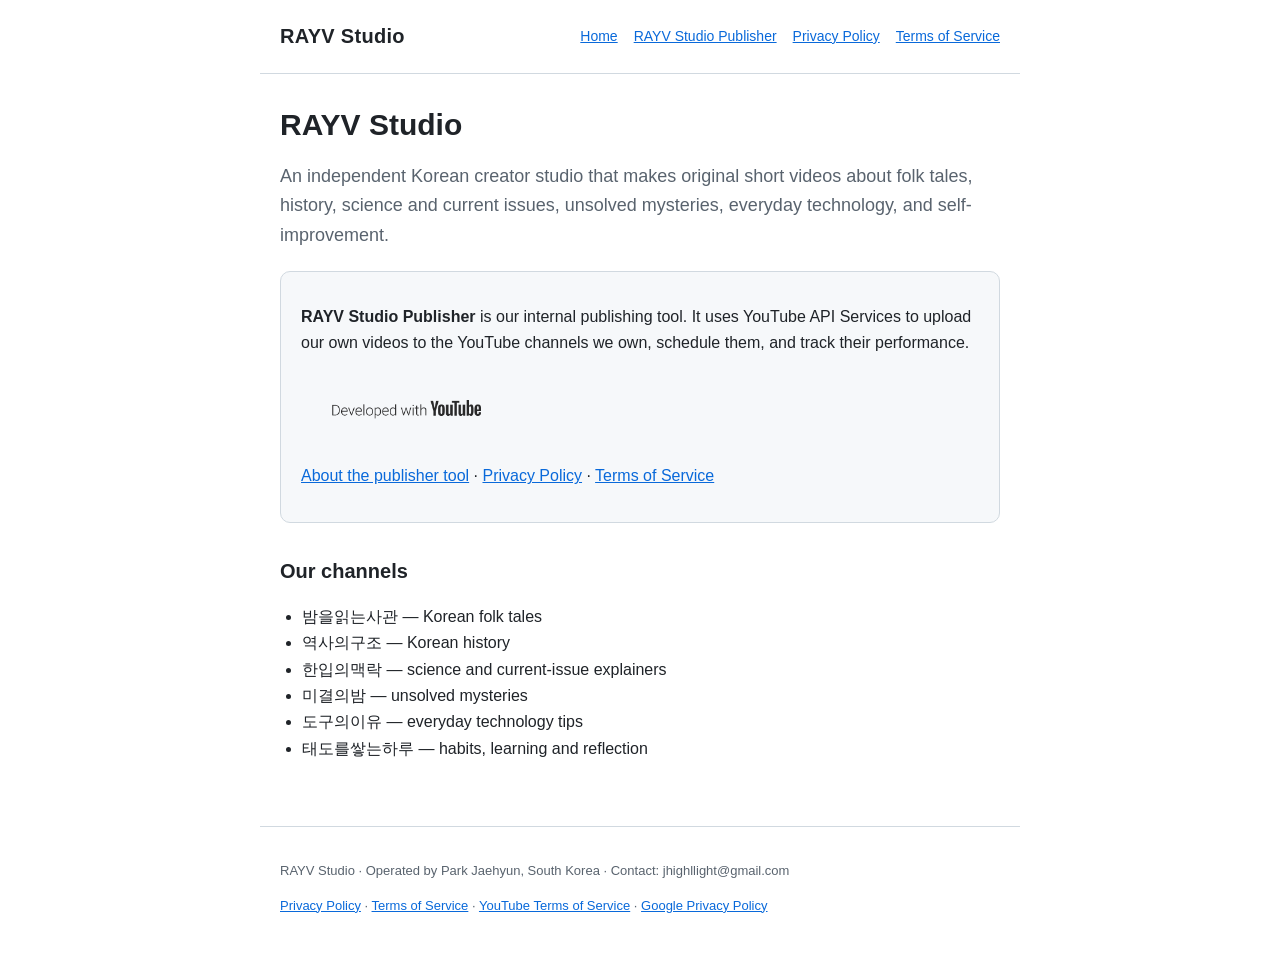
<file: index.html>
<!doctype html>
<html lang="en">
<head>
<meta charset="utf-8">
<meta name="viewport" content="width=device-width, initial-scale=1">
<title>RAYV Studio</title>
<link rel="stylesheet" href="style.css">
</head>
<body>
<header>
  <a class="brand" href="index.html">RAYV Studio</a>
  <nav>
    <a href="index.html">Home</a>
    <a href="publisher.html">RAYV Studio Publisher</a>
    <a href="privacy.html">Privacy Policy</a>
    <a href="terms.html">Terms of Service</a>
  </nav>
</header>
<main>
<h1>RAYV Studio</h1>
<p class="lead">An independent Korean creator studio that makes original short videos about folk tales,
history, science and current issues, unsolved mysteries, everyday technology, and self-improvement.</p>

<div class="card">
  <p><strong>RAYV Studio Publisher</strong> is our internal publishing tool. It uses YouTube API Services
  to upload our own videos to the YouTube channels we own, schedule them, and track their performance.</p>
  <p class="badge"><a href="https://www.youtube.com" rel="noopener"><img src="assets/developed-with-youtube-sentence-case-dark.png" alt="Developed with YouTube"></a></p>
  <p><a href="publisher.html">About the publisher tool</a> · <a href="privacy.html">Privacy Policy</a> · <a href="terms.html">Terms of Service</a></p>
</div>

<h2>Our channels</h2>
<ul>
  <li>밤을읽는사관 — Korean folk tales</li>
  <li>역사의구조 — Korean history</li>
  <li>한입의맥락 — science and current-issue explainers</li>
  <li>미결의밤 — unsolved mysteries</li>
  <li>도구의이유 — everyday technology tips</li>
  <li>태도를쌓는하루 — habits, learning and reflection</li>
</ul>
</main>
<footer>
  <p>RAYV Studio · Operated by Park Jaehyun, South Korea · Contact: jhighllight@gmail.com</p>
  <p><a href="privacy.html">Privacy Policy</a> · <a href="terms.html">Terms of Service</a> ·
    <a href="https://www.youtube.com/t/terms" rel="noopener">YouTube Terms of Service</a> ·
    <a href="https://www.google.com/policies/privacy" rel="noopener">Google Privacy Policy</a></p>
</footer>
</body>
</html>
</file>
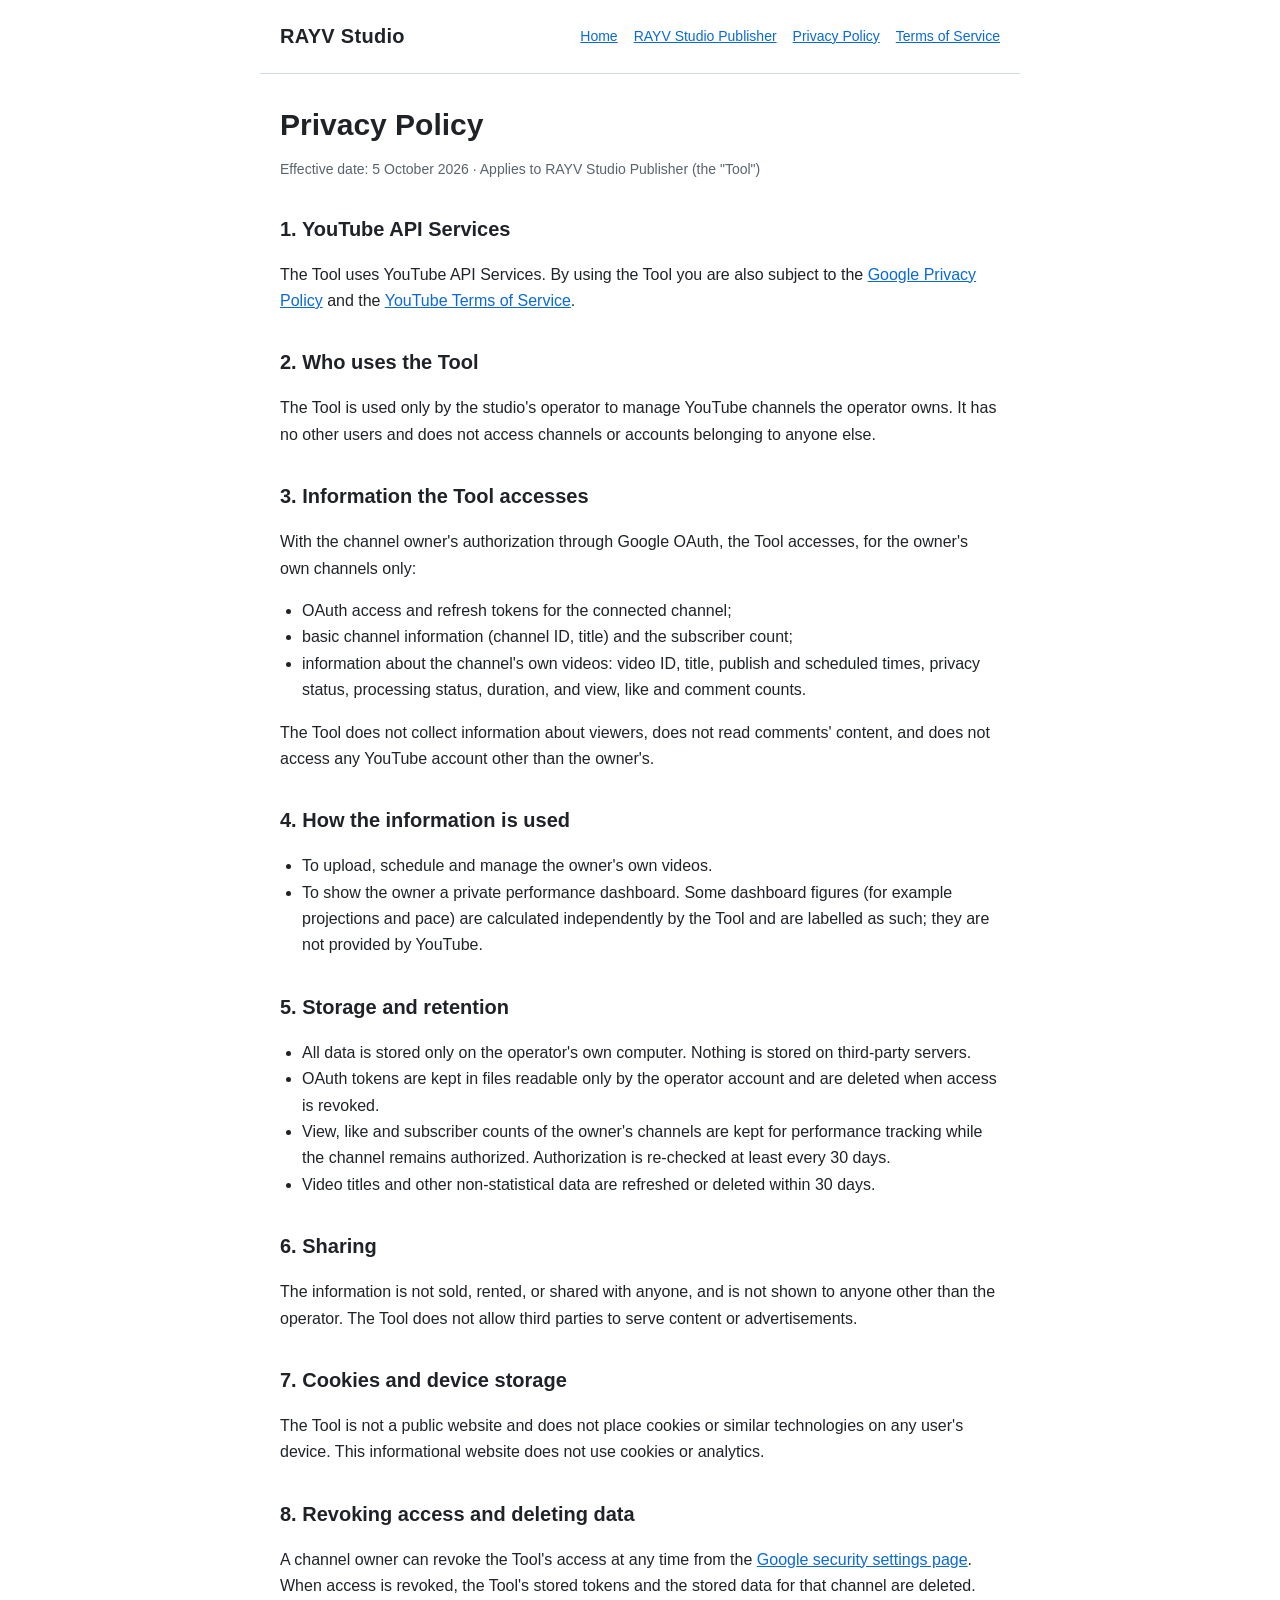
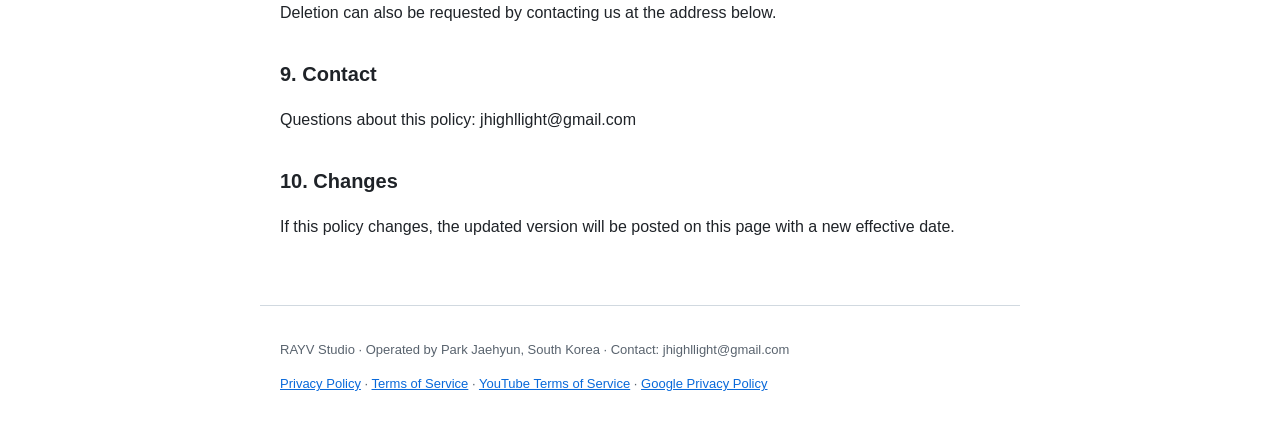
<file: privacy.html>
<!doctype html>
<html lang="en">
<head>
<meta charset="utf-8">
<meta name="viewport" content="width=device-width, initial-scale=1">
<title>Privacy Policy — RAYV Studio Publisher</title>
<link rel="stylesheet" href="style.css">
</head>
<body>
<header>
  <a class="brand" href="index.html">RAYV Studio</a>
  <nav>
    <a href="index.html">Home</a>
    <a href="publisher.html">RAYV Studio Publisher</a>
    <a href="privacy.html">Privacy Policy</a>
    <a href="terms.html">Terms of Service</a>
  </nav>
</header>
<main>
<h1>Privacy Policy</h1>
<p class="meta">Effective date: 5 October 2026 · Applies to RAYV Studio Publisher (the "Tool")</p>

<h2>1. YouTube API Services</h2>
<p>The Tool uses YouTube API Services. By using the Tool you are also subject to the
<a href="https://www.google.com/policies/privacy" rel="noopener">Google Privacy Policy</a> and the
<a href="https://www.youtube.com/t/terms" rel="noopener">YouTube Terms of Service</a>.</p>

<h2>2. Who uses the Tool</h2>
<p>The Tool is used only by the studio's operator to manage YouTube channels the operator owns. It has no other users
and does not access channels or accounts belonging to anyone else.</p>

<h2>3. Information the Tool accesses</h2>
<p>With the channel owner's authorization through Google OAuth, the Tool accesses, for the owner's own channels only:</p>
<ul>
  <li>OAuth access and refresh tokens for the connected channel;</li>
  <li>basic channel information (channel ID, title) and the subscriber count;</li>
  <li>information about the channel's own videos: video ID, title, publish and scheduled times, privacy status,
      processing status, duration, and view, like and comment counts.</li>
</ul>
<p>The Tool does not collect information about viewers, does not read comments' content, and does not access any
YouTube account other than the owner's.</p>

<h2>4. How the information is used</h2>
<ul>
  <li>To upload, schedule and manage the owner's own videos.</li>
  <li>To show the owner a private performance dashboard. Some dashboard figures (for example projections and
      pace) are calculated independently by the Tool and are labelled as such; they are not provided by YouTube.</li>
</ul>

<h2>5. Storage and retention</h2>
<ul>
  <li>All data is stored only on the operator's own computer. Nothing is stored on third-party servers.</li>
  <li>OAuth tokens are kept in files readable only by the operator account and are deleted when access is revoked.</li>
  <li>View, like and subscriber counts of the owner's channels are kept for performance tracking while the
      channel remains authorized. Authorization is re-checked at least every 30 days.</li>
  <li>Video titles and other non-statistical data are refreshed or deleted within 30 days.</li>
</ul>

<h2>6. Sharing</h2>
<p>The information is not sold, rented, or shared with anyone, and is not shown to anyone other than the operator.
The Tool does not allow third parties to serve content or advertisements.</p>

<h2>7. Cookies and device storage</h2>
<p>The Tool is not a public website and does not place cookies or similar technologies on any user's device.
This informational website does not use cookies or analytics.</p>

<h2>8. Revoking access and deleting data</h2>
<p>A channel owner can revoke the Tool's access at any time from the
<a href="https://security.google.com/settings/security/permissions" rel="noopener">Google security settings page</a>.
When access is revoked, the Tool's stored tokens and the stored data for that channel are deleted.
Deletion can also be requested by contacting us at the address below.</p>

<h2>9. Contact</h2>
<p>Questions about this policy: jhighllight@gmail.com</p>

<h2>10. Changes</h2>
<p>If this policy changes, the updated version will be posted on this page with a new effective date.</p>
</main>
<footer>
  <p>RAYV Studio · Operated by Park Jaehyun, South Korea · Contact: jhighllight@gmail.com</p>
  <p><a href="privacy.html">Privacy Policy</a> · <a href="terms.html">Terms of Service</a> ·
    <a href="https://www.youtube.com/t/terms" rel="noopener">YouTube Terms of Service</a> ·
    <a href="https://www.google.com/policies/privacy" rel="noopener">Google Privacy Policy</a></p>
</footer>
</body>
</html>
</file>
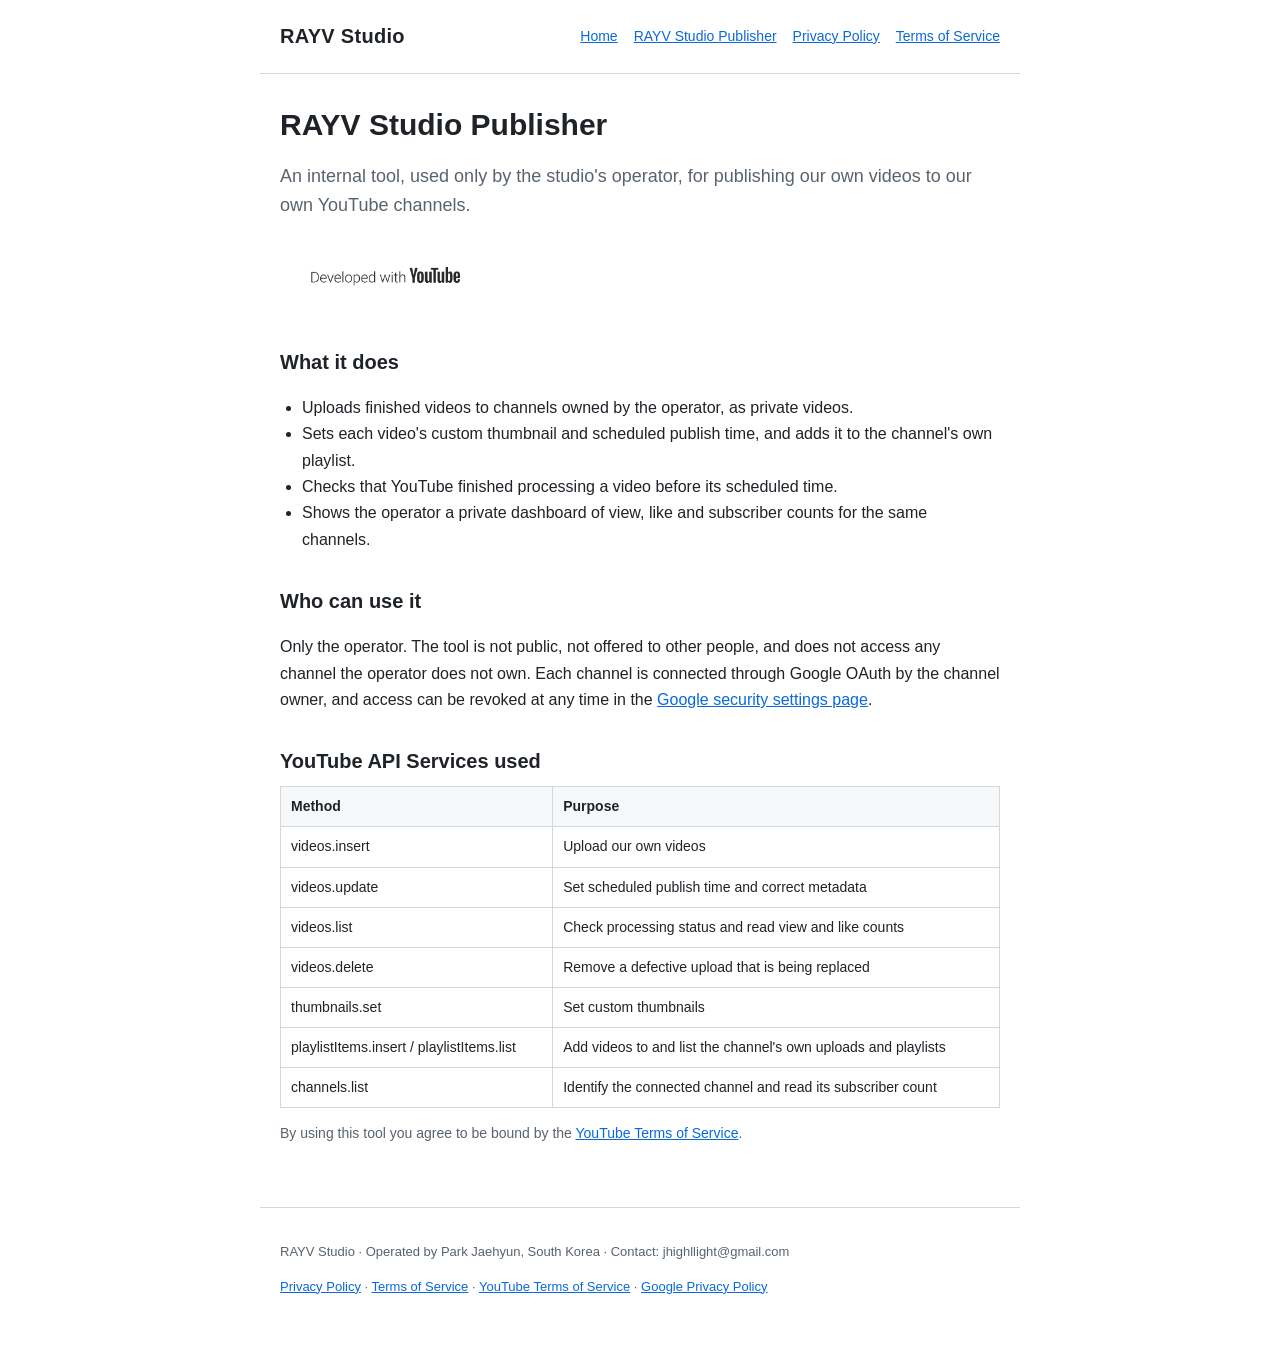
<file: publisher.html>
<!doctype html>
<html lang="en">
<head>
<meta charset="utf-8">
<meta name="viewport" content="width=device-width, initial-scale=1">
<title>RAYV Studio Publisher</title>
<link rel="stylesheet" href="style.css">
</head>
<body>
<header>
  <a class="brand" href="index.html">RAYV Studio</a>
  <nav>
    <a href="index.html">Home</a>
    <a href="publisher.html">RAYV Studio Publisher</a>
    <a href="privacy.html">Privacy Policy</a>
    <a href="terms.html">Terms of Service</a>
  </nav>
</header>
<main>
<h1>RAYV Studio Publisher</h1>
<p class="lead">An internal tool, used only by the studio's operator, for publishing our own videos to our own YouTube channels.</p>
<p class="badge"><a href="https://www.youtube.com" rel="noopener"><img src="assets/developed-with-youtube-sentence-case-dark.png" alt="Developed with YouTube"></a></p>

<h2>What it does</h2>
<ul>
  <li>Uploads finished videos to channels owned by the operator, as private videos.</li>
  <li>Sets each video's custom thumbnail and scheduled publish time, and adds it to the channel's own playlist.</li>
  <li>Checks that YouTube finished processing a video before its scheduled time.</li>
  <li>Shows the operator a private dashboard of view, like and subscriber counts for the same channels.</li>
</ul>

<h2>Who can use it</h2>
<p>Only the operator. The tool is not public, not offered to other people, and does not access any channel the operator does not own.
Each channel is connected through Google OAuth by the channel owner, and access can be revoked at any time in the
<a href="https://security.google.com/settings/security/permissions" rel="noopener">Google security settings page</a>.</p>

<h2>YouTube API Services used</h2>
<div class="table-wrap"><table>
  <tr><th>Method</th><th>Purpose</th></tr>
  <tr><td>videos.insert</td><td>Upload our own videos</td></tr>
  <tr><td>videos.update</td><td>Set scheduled publish time and correct metadata</td></tr>
  <tr><td>videos.list</td><td>Check processing status and read view and like counts</td></tr>
  <tr><td>videos.delete</td><td>Remove a defective upload that is being replaced</td></tr>
  <tr><td>thumbnails.set</td><td>Set custom thumbnails</td></tr>
  <tr><td>playlistItems.insert / playlistItems.list</td><td>Add videos to and list the channel's own uploads and playlists</td></tr>
  <tr><td>channels.list</td><td>Identify the connected channel and read its subscriber count</td></tr>
</table></div>

<p class="meta">By using this tool you agree to be bound by the <a href="https://www.youtube.com/t/terms" rel="noopener">YouTube Terms of Service</a>.</p>
</main>
<footer>
  <p>RAYV Studio · Operated by Park Jaehyun, South Korea · Contact: jhighllight@gmail.com</p>
  <p><a href="privacy.html">Privacy Policy</a> · <a href="terms.html">Terms of Service</a> ·
    <a href="https://www.youtube.com/t/terms" rel="noopener">YouTube Terms of Service</a> ·
    <a href="https://www.google.com/policies/privacy" rel="noopener">Google Privacy Policy</a></p>
</footer>
</body>
</html>
</file>
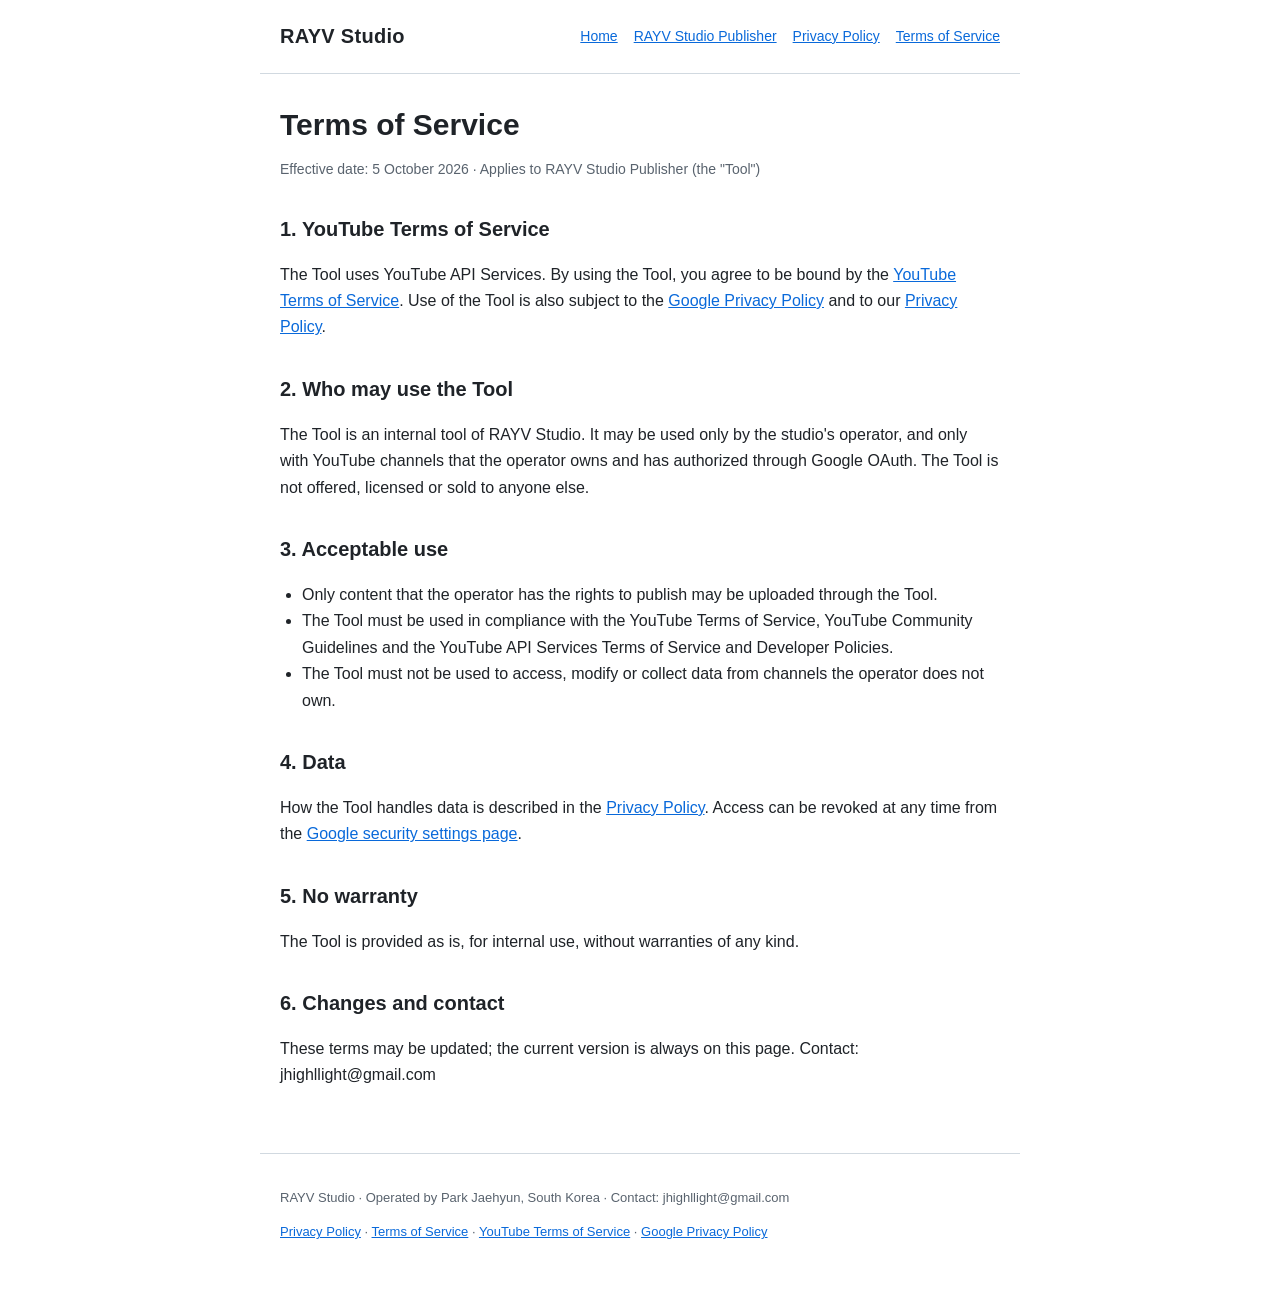
<file: terms.html>
<!doctype html>
<html lang="en">
<head>
<meta charset="utf-8">
<meta name="viewport" content="width=device-width, initial-scale=1">
<title>Terms of Service — RAYV Studio Publisher</title>
<link rel="stylesheet" href="style.css">
</head>
<body>
<header>
  <a class="brand" href="index.html">RAYV Studio</a>
  <nav>
    <a href="index.html">Home</a>
    <a href="publisher.html">RAYV Studio Publisher</a>
    <a href="privacy.html">Privacy Policy</a>
    <a href="terms.html">Terms of Service</a>
  </nav>
</header>
<main>
<h1>Terms of Service</h1>
<p class="meta">Effective date: 5 October 2026 · Applies to RAYV Studio Publisher (the "Tool")</p>

<h2>1. YouTube Terms of Service</h2>
<p>The Tool uses YouTube API Services. By using the Tool, you agree to be bound by the
<a href="https://www.youtube.com/t/terms" rel="noopener">YouTube Terms of Service</a>.
Use of the Tool is also subject to the <a href="https://www.google.com/policies/privacy" rel="noopener">Google Privacy Policy</a>
and to our <a href="privacy.html">Privacy Policy</a>.</p>

<h2>2. Who may use the Tool</h2>
<p>The Tool is an internal tool of RAYV Studio. It may be used only by the studio's operator, and only with YouTube
channels that the operator owns and has authorized through Google OAuth. The Tool is not offered, licensed or sold
to anyone else.</p>

<h2>3. Acceptable use</h2>
<ul>
  <li>Only content that the operator has the rights to publish may be uploaded through the Tool.</li>
  <li>The Tool must be used in compliance with the YouTube Terms of Service, YouTube Community Guidelines and the
      YouTube API Services Terms of Service and Developer Policies.</li>
  <li>The Tool must not be used to access, modify or collect data from channels the operator does not own.</li>
</ul>

<h2>4. Data</h2>
<p>How the Tool handles data is described in the <a href="privacy.html">Privacy Policy</a>.
Access can be revoked at any time from the
<a href="https://security.google.com/settings/security/permissions" rel="noopener">Google security settings page</a>.</p>

<h2>5. No warranty</h2>
<p>The Tool is provided as is, for internal use, without warranties of any kind.</p>

<h2>6. Changes and contact</h2>
<p>These terms may be updated; the current version is always on this page. Contact: jhighllight@gmail.com</p>
</main>
<footer>
  <p>RAYV Studio · Operated by Park Jaehyun, South Korea · Contact: jhighllight@gmail.com</p>
  <p><a href="privacy.html">Privacy Policy</a> · <a href="terms.html">Terms of Service</a> ·
    <a href="https://www.youtube.com/t/terms" rel="noopener">YouTube Terms of Service</a> ·
    <a href="https://www.google.com/policies/privacy" rel="noopener">Google Privacy Policy</a></p>
</footer>
</body>
</html>
</file>
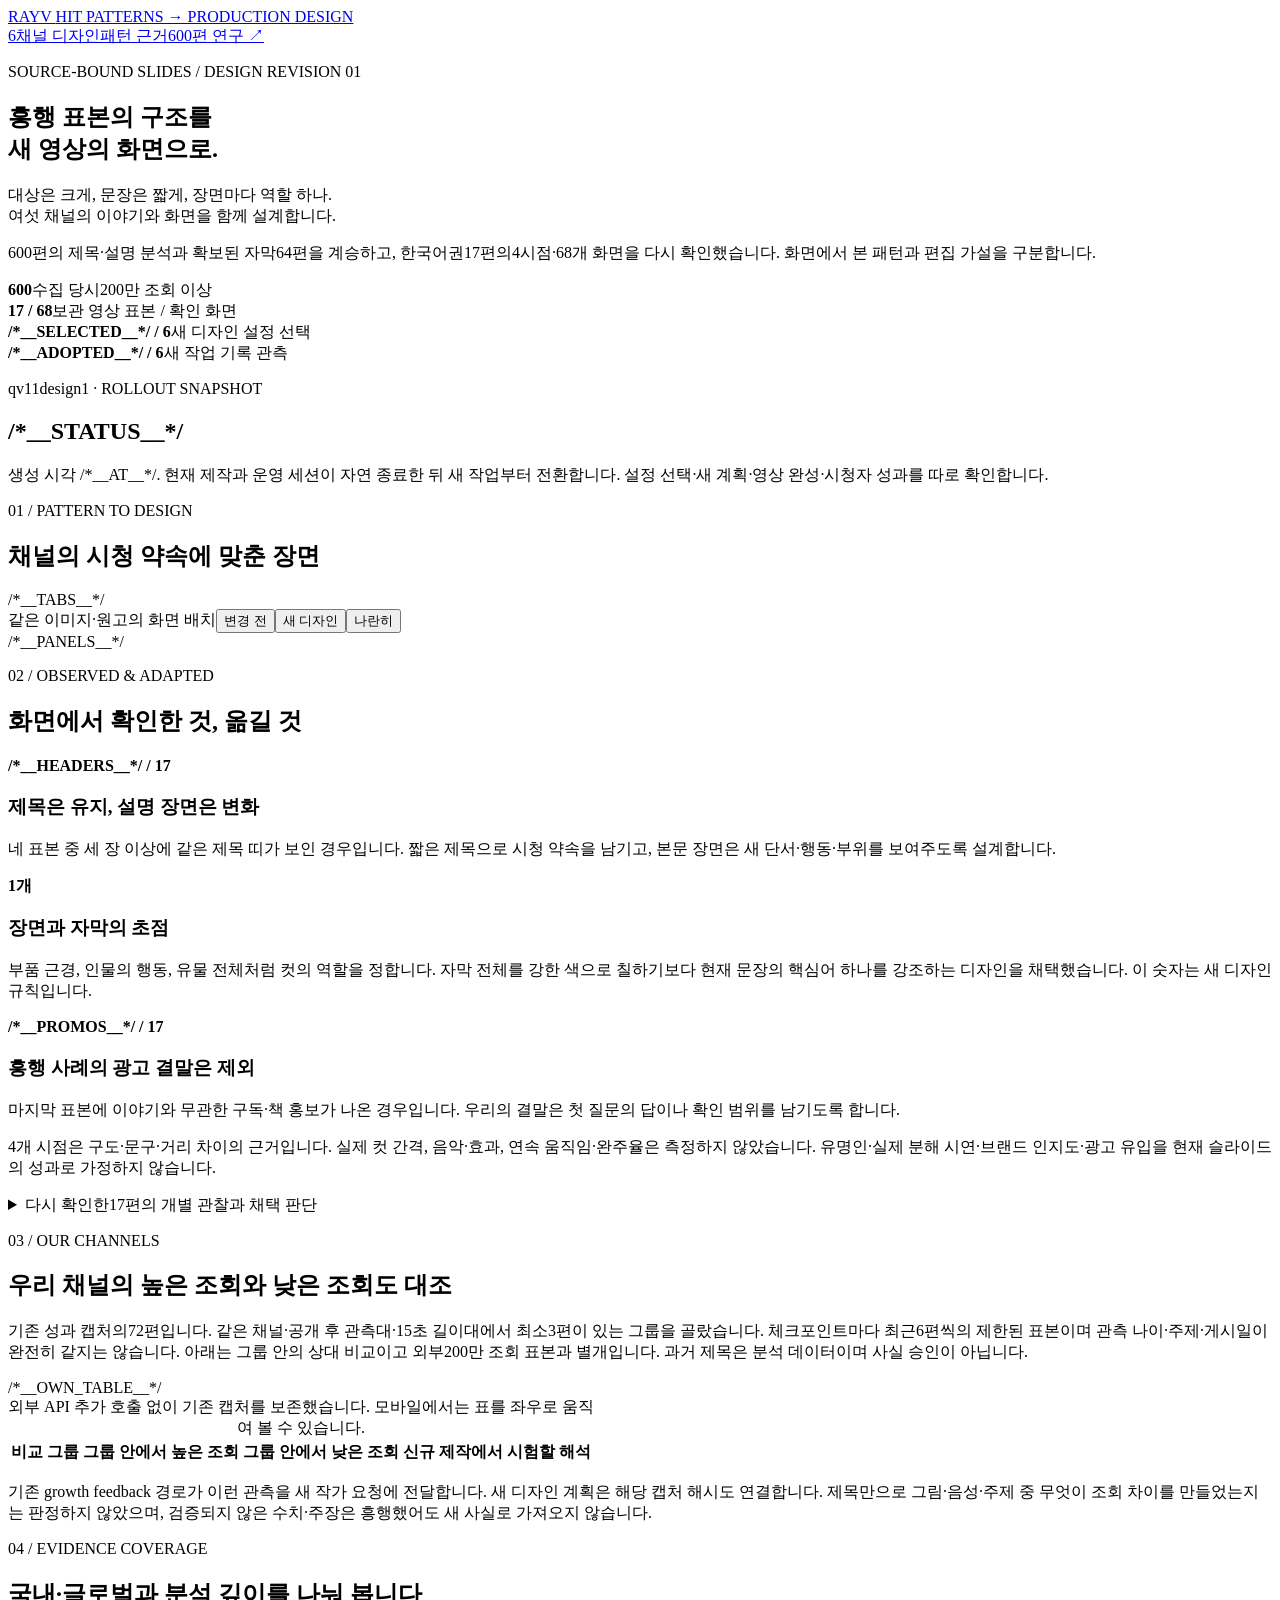
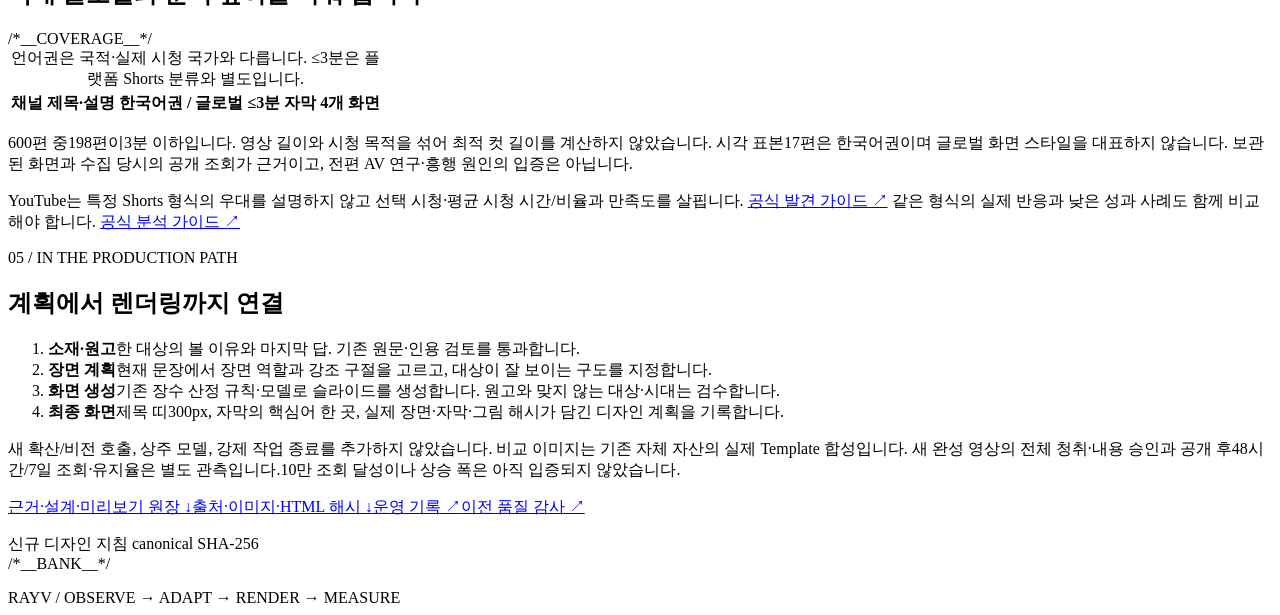
<file: hit-design/template.html>
<!doctype html><html lang="ko"><head><meta charset="utf-8"><meta name="viewport" content="width=device-width,initial-scale=1"><title>흥행 패턴 → 6채널 신규 영상 디자인</title><style>/*__STYLE__*/</style></head><body data-mode="after">
<header><a class="brand" href="#top">RAYV <span>HIT PATTERNS → PRODUCTION DESIGN</span></a><nav aria-label="보고서"><a href="#designs">6채널 디자인</a><a href="#patterns">패턴 근거</a><a href="../million-hits/index.html">600편 연구 ↗</a></nav></header>
<main id="top"><section class="hero"><p class="eyebrow">SOURCE-BOUND SLIDES / DESIGN REVISION 01</p><h1>흥행 표본의 구조를<br>새 영상의 화면으로.</h1><p class="lede">대상은 크게, 문장은 짧게, 장면마다 역할 하나.<br>여섯 채널의 이야기와 화면을 함께 설계합니다.</p><p class="scope">600편의 제목·설명 분석과 확보된 자막64편을 계승하고, 한국어권17편의4시점·68개 화면을 다시 확인했습니다. 화면에서 본 패턴과 편집 가설을 구분합니다.</p><div class="stats"><div><strong>600</strong><span>수집 당시200만 조회 이상</span></div><div><strong>17 / 68</strong><span>보관 영상 표본 / 확인 화면</span></div><div><strong>/*__SELECTED__*/ / 6</strong><span>새 디자인 설정 선택</span></div><div><strong>/*__ADOPTED__*/ / 6</strong><span>새 작업 기록 관측</span></div></div></section>
<section class="status"><p class="eyebrow">qv11design1 · ROLLOUT SNAPSHOT</p><h2>/*__STATUS__*/</h2><p>생성 시각 /*__AT__*/. 현재 제작과 운영 세션이 자연 종료한 뒤 새 작업부터 전환합니다. 설정 선택·새 계획·영상 완성·시청자 성과를 따로 확인합니다.</p></section>
<section class="section" id="designs"><p class="eyebrow">01 / PATTERN TO DESIGN</p><h2>채널의 시청 약속에 맞춘 장면</h2><div class="tabs" role="tablist" aria-label="채널 선택">/*__TABS__*/</div><div class="modebar" role="group" aria-label="배치 비교"><span>같은 이미지·원고의 화면 배치</span><button type="button" data-mode="before" aria-pressed="false">변경 전</button><button type="button" data-mode="after" aria-pressed="true">새 디자인</button><button type="button" data-mode="both" aria-pressed="false">나란히</button></div><div class="panels">/*__PANELS__*/</div></section>
<section class="section" id="patterns"><p class="eyebrow">02 / OBSERVED & ADAPTED</p><h2>화면에서 확인한 것, 옮길 것</h2><div class="findings"><article><strong>/*__HEADERS__*/ / 17</strong><h3>제목은 유지, 설명 장면은 변화</h3><p>네 표본 중 세 장 이상에 같은 제목 띠가 보인 경우입니다. 짧은 제목으로 시청 약속을 남기고, 본문 장면은 새 단서·행동·부위를 보여주도록 설계합니다.</p></article><article><strong>1개</strong><h3>장면과 자막의 초점</h3><p>부품 근경, 인물의 행동, 유물 전체처럼 컷의 역할을 정합니다. 자막 전체를 강한 색으로 칠하기보다 현재 문장의 핵심어 하나를 강조하는 디자인을 채택했습니다. 이 숫자는 새 디자인 규칙입니다.</p></article><article><strong>/*__PROMOS__*/ / 17</strong><h3>흥행 사례의 광고 결말은 제외</h3><p>마지막 표본에 이야기와 무관한 구독·책 홍보가 나온 경우입니다. 우리의 결말은 첫 질문의 답이나 확인 범위를 남기도록 합니다.</p></article></div><p class="scope">4개 시점은 구도·문구·거리 차이의 근거입니다. 실제 컷 간격, 음악·효과, 연속 움직임·완주율은 측정하지 않았습니다. 유명인·실제 분해 시연·브랜드 인지도·광고 유입을 현재 슬라이드의 성과로 가정하지 않습니다.</p><details class="case-disclosure"><summary>다시 확인한17편의 개별 관찰과 채택 판단</summary><div class="casegrid">/*__CASES__*/</div></details></section>
<section class="section"><p class="eyebrow">03 / OUR CHANNELS</p><h2>우리 채널의 높은 조회와 낮은 조회도 대조</h2><p class="scope">기존 성과 캡처의72편입니다. 같은 채널·공개 후 관측대·15초 길이대에서 최소3편이 있는 그룹을 골랐습니다. 체크포인트마다 최근6편씩의 제한된 표본이며 관측 나이·주제·게시일이 완전히 같지는 않습니다. 아래는 그룹 안의 상대 비교이고 외부200만 조회 표본과 별개입니다. 과거 제목은 분석 데이터이며 사실 승인이 아닙니다.</p><div class="tablewrap"><table class="own-table"><caption>외부 API 추가 호출 없이 기존 캡처를 보존했습니다. 모바일에서는 표를 좌우로 움직여 볼 수 있습니다.</caption><thead><tr><th>비교 그룹</th><th>그룹 안에서 높은 조회</th><th>그룹 안에서 낮은 조회</th><th>신규 제작에서 시험할 해석</th></tr></thead><tbody>/*__OWN_TABLE__*/</tbody></table></div><p class="scope">기존 growth feedback 경로가 이런 관측을 새 작가 요청에 전달합니다. 새 디자인 계획은 해당 캡처 해시도 연결합니다. 제목만으로 그림·음성·주제 중 무엇이 조회 차이를 만들었는지는 판정하지 않았으며, 검증되지 않은 수치·주장은 흥행했어도 새 사실로 가져오지 않습니다.</p></section>
<section class="section"><p class="eyebrow">04 / EVIDENCE COVERAGE</p><h2>국내·글로벌과 분석 깊이를 나눠 봅니다</h2><div class="tablewrap"><table><caption>언어권은 국적·실제 시청 국가와 다릅니다. ≤3분은 플랫폼 Shorts 분류와 별도입니다.</caption><thead><tr><th>채널</th><th>제목·설명</th><th>한국어권 / 글로벌</th><th>≤3분</th><th>자막</th><th>4개 화면</th></tr></thead><tbody>/*__COVERAGE__*/</tbody></table></div><p class="scope">600편 중198편이3분 이하입니다. 영상 길이와 시청 목적을 섞어 최적 컷 길이를 계산하지 않았습니다. 시각 표본17편은 한국어권이며 글로벌 화면 스타일을 대표하지 않습니다. 보관된 화면과 수집 당시의 공개 조회가 근거이고, 전편 AV 연구·흥행 원인의 입증은 아닙니다.</p><p class="official">YouTube는 특정 Shorts 형식의 우대를 설명하지 않고 선택 시청·평균 시청 시간/비율과 만족도를 살핍니다. <a href="https://support.google.com/youtube/answer/11914225?co=YOUTUBE._YTVideoType%3Dshorts&amp;hl=en" target="_blank" rel="noreferrer">공식 발견 가이드 ↗</a> 같은 형식의 실제 반응과 낮은 성과 사례도 함께 비교해야 합니다. <a href="https://support.google.com/youtube/answer/12942217?co=YOUTUBE._YTVideoType%3Dshorts&amp;hl=en" target="_blank" rel="noreferrer">공식 분석 가이드 ↗</a></p></section>
<section class="section"><p class="eyebrow">05 / IN THE PRODUCTION PATH</p><h2>계획에서 렌더링까지 연결</h2><ol class="pipeline"><li><b>소재·원고</b><span>한 대상의 볼 이유와 마지막 답. 기존 원문·인용 검토를 통과합니다.</span></li><li><b>장면 계획</b><span>현재 문장에서 장면 역할과 강조 구절을 고르고, 대상이 잘 보이는 구도를 지정합니다.</span></li><li><b>화면 생성</b><span>기존 장수 산정 규칙·모델로 슬라이드를 생성합니다. 원고와 맞지 않는 대상·시대는 검수합니다.</span></li><li><b>최종 화면</b><span>제목 띠300px, 자막의 핵심어 한 곳, 실제 장면·자막·그림 해시가 담긴 디자인 계획을 기록합니다.</span></li></ol><p class="scope">새 확산/비전 호출, 상주 모델, 강제 작업 종료를 추가하지 않았습니다. 비교 이미지는 기존 자체 자산의 실제 Template 합성입니다. 새 완성 영상의 전체 청취·내용 승인과 공개 후48시간/7일 조회·유지율은 별도 관측입니다.10만 조회 달성이나 상승 폭은 아직 입증되지 않았습니다.</p><div class="links"><a href="audit.json" download>근거·설계·미리보기 원장 ↓</a><a href="manifest.json" download>출처·이미지·HTML 해시 ↓</a><a href="../../operations/2026-11-06-hit-design.md">운영 기록 ↗</a><a href="../quality-iteration/index.html">이전 품질 감사 ↗</a></div><p class="hash">신규 디자인 지침 canonical SHA-256<br>/*__BANK__*/</p></section></main><footer>RAYV / OBSERVE → ADAPT → RENDER → MEASURE</footer>
<script id="design-data" type="application/json">/*__DATA__*/</script><script>/*__APP__*/</script></body></html>
</file>
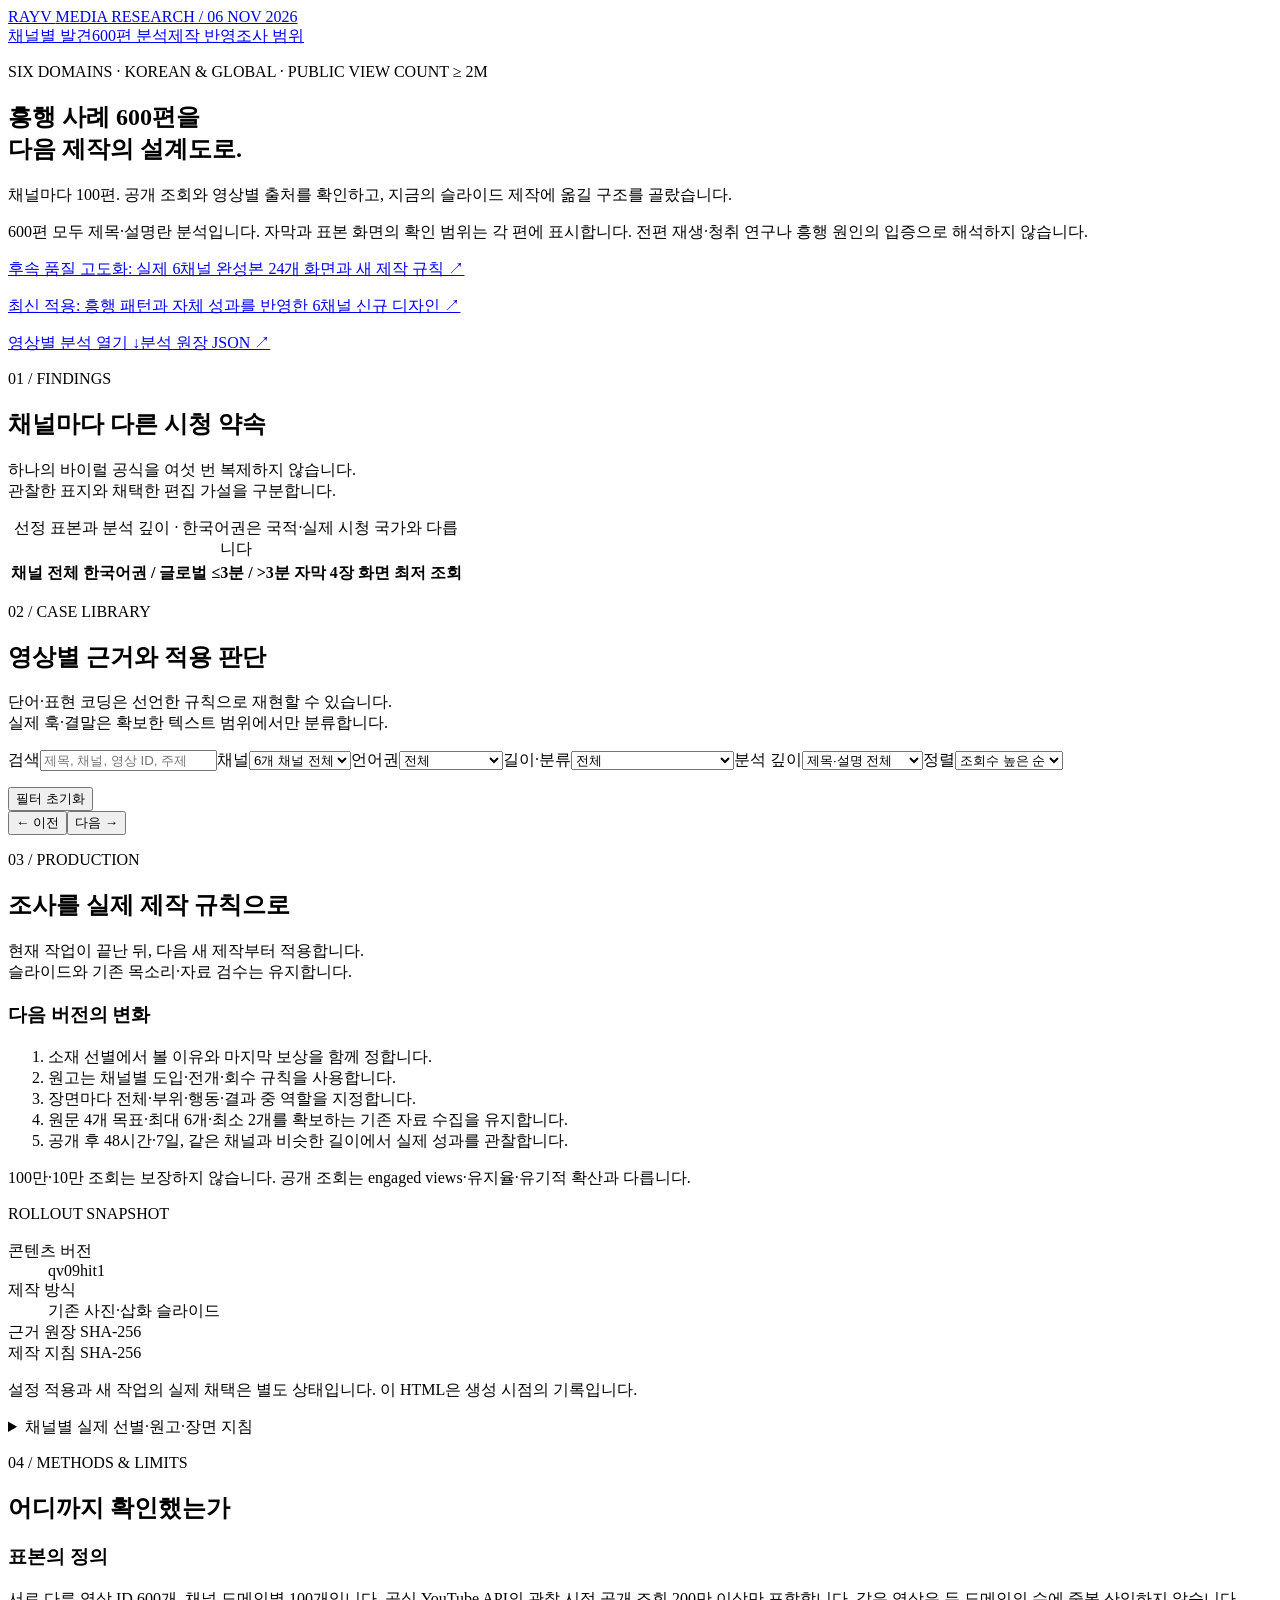
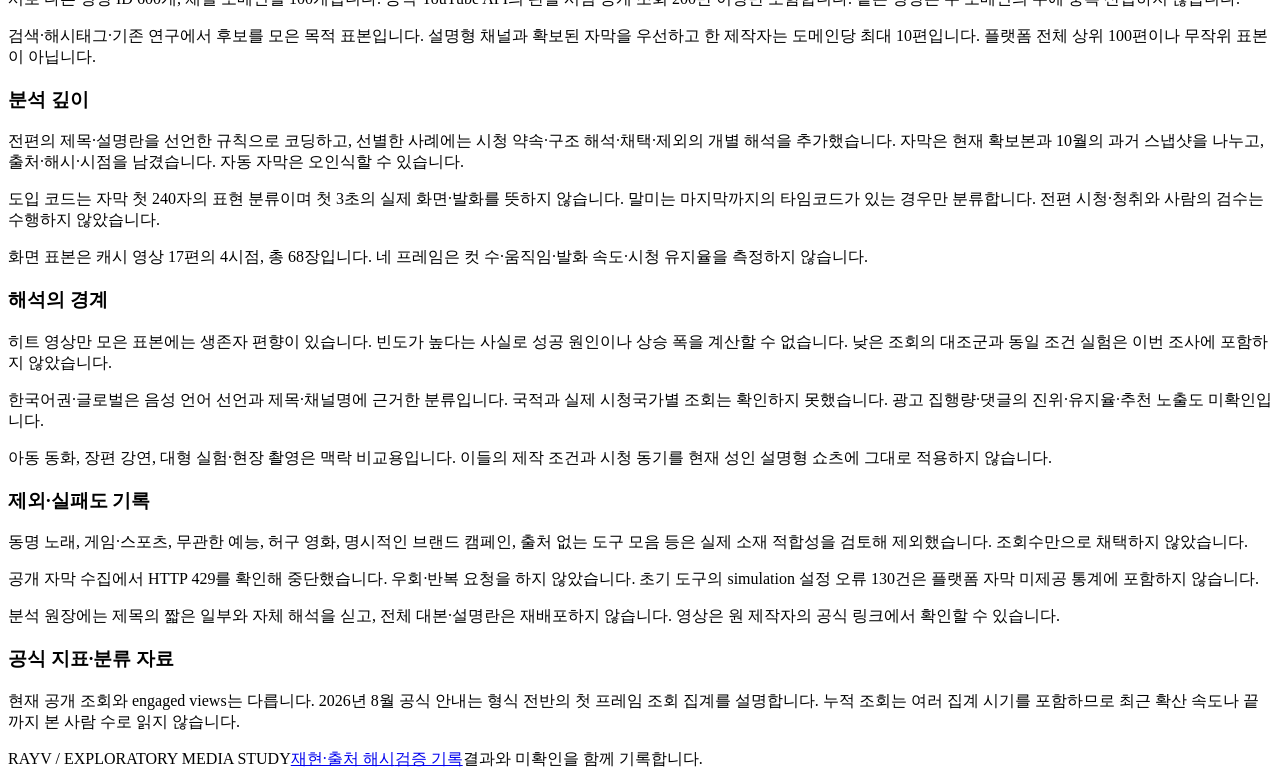
<file: million-hits/template.html>
<!doctype html><html lang="ko"><head><meta charset="utf-8"><meta name="viewport" content="width=device-width, initial-scale=1"><title>600편의 흥행 사례 · 6채널 제작 연구</title><style>/*__STYLE__*/</style></head><body>
<header><a class="brand" href="#top">RAYV <span>MEDIA RESEARCH / 06 NOV 2026</span></a><nav aria-label="보고서"><a href="#findings">채널별 발견</a><a href="#catalog">600편 분석</a><a href="#production">제작 반영</a><a href="#methods">조사 범위</a></nav></header>
<main id="top"><section class="hero"><p class="eyebrow">SIX DOMAINS · KOREAN & GLOBAL · PUBLIC VIEW COUNT ≥ 2M</p><h1>흥행 사례 600편을<br>다음 제작의 설계도로.</h1><p class="lede">채널마다 100편. 공개 조회와 영상별 출처를 확인하고, 지금의 슬라이드 제작에 옮길 구조를 골랐습니다.</p><p class="scope">600편 모두 제목·설명란 분석입니다. 자막과 표본 화면의 확인 범위는 각 편에 표시합니다. 전편 재생·청취 연구나 흥행 원인의 입증으로 해석하지 않습니다.</p><p class="scope"><a href="../quality-iteration/index.html">후속 품질 고도화: 실제 6채널 완성본 24개 화면과 새 제작 규칙 ↗</a></p><p class="scope"><a href="../hit-design/index.html">최신 적용: 흥행 패턴과 자체 성과를 반영한 6채널 신규 디자인 ↗</a></p><div id="hero-stats" class="stats"></div><a class="button" href="#catalog">영상별 분석 열기 ↓</a><a class="quiet" href="corpus.json" download>분석 원장 JSON ↗</a></section>
<section class="section" id="findings"><div class="sectionhead"><div><p class="eyebrow">01 / FINDINGS</p><h2>채널마다 다른 시청 약속</h2></div><p>하나의 바이럴 공식을 여섯 번 복제하지 않습니다.<br>관찰한 표지와 채택한 편집 가설을 구분합니다.</p></div><div class="tablewrap"><table><caption>선정 표본과 분석 깊이 · 한국어권은 국적·실제 시청 국가와 다릅니다</caption><thead><tr><th>채널</th><th>전체</th><th>한국어권 / 글로벌</th><th>≤3분 / &gt;3분</th><th>자막</th><th>4장 화면</th><th>최저 조회</th></tr></thead><tbody id="coverage"></tbody></table></div><p class="note" id="regional-note"></p><div id="channel-cards" class="channelgrid"></div></section>
<section id="catalog" class="section"><div class="sectionhead"><div><p class="eyebrow">02 / CASE LIBRARY</p><h2>영상별 근거와 적용 판단</h2></div><p>단어·표현 코딩은 선언한 규칙으로 재현할 수 있습니다.<br>실제 훅·결말은 확보한 텍스트 범위에서만 분류합니다.</p></div><form id="filters" class="filters" role="search"><label>검색<input id="search" type="search" placeholder="제목, 채널, 영상 ID, 주제" autocomplete="off"></label><label>채널<select id="lane"><option value="all">6개 채널 전체</option></select></label><label>언어권<select id="market"><option value="all">전체</option><option value="KR">한국어권</option><option value="global">글로벌 언어권</option></select></label><label>길이·분류<select id="format"><option value="all">전체</option><option value="shortflag">플랫폼 Shorts 표지 확보</option><option value="under3">3분 이하 전체</option><option value="long">3분 초과</option></select></label><label>분석 깊이<select id="depth"><option value="all">제목·설명 전체</option><option value="caption">자막 확보</option><option value="visual">4장 화면 확인</option><option value="both">자막 + 화면</option><option value="note">사례별 추가 해석</option></select></label><label>정렬<select id="sort"><option value="views">조회수 높은 순</option><option value="published">게시일 최신 순</option><option value="short">길이 짧은 순</option></select></label></form><div class="resultsbar"><p id="result-count" role="status" aria-live="polite"></p><button id="reset" type="button" class="outline">필터 초기화</button></div><div id="cases" class="cases"></div><div class="pager"><button id="prev" type="button">← 이전</button><span id="page-label"></span><button id="next" type="button">다음 →</button></div></section>
<section id="production" class="section"><div class="sectionhead"><div><p class="eyebrow">03 / PRODUCTION</p><h2>조사를 실제 제작 규칙으로</h2></div><p>현재 작업이 끝난 뒤, 다음 새 제작부터 적용합니다.<br>슬라이드와 기존 목소리·자료 검수는 유지합니다.</p></div><div class="productiongrid"><div><h3>다음 버전의 변화</h3><ol><li>소재 선별에서 볼 이유와 마지막 보상을 함께 정합니다.</li><li>원고는 채널별 도입·전개·회수 규칙을 사용합니다.</li><li>장면마다 전체·부위·행동·결과 중 역할을 지정합니다.</li><li>원문 4개 목표·최대 6개·최소 2개를 확보하는 기존 자료 수집을 유지합니다.</li><li>공개 후 48시간·7일, 같은 채널과 비슷한 길이에서 실제 성과를 관찰합니다.</li></ol><p class="note">100만·10만 조회는 보장하지 않습니다. 공개 조회는 engaged views·유지율·유기적 확산과 다릅니다.</p></div><div class="statusbox"><p class="eyebrow">ROLLOUT SNAPSHOT</p><h3 id="rollout-title"></h3><p id="rollout-detail"></p><dl><dt>콘텐츠 버전</dt><dd>qv09hit1</dd><dt>제작 방식</dt><dd>기존 사진·삽화 슬라이드</dd><dt>근거 원장 SHA-256</dt><dd id="corpus-hash" class="hash"></dd><dt>제작 지침 SHA-256</dt><dd id="bank-hash" class="hash"></dd></dl><p class="note">설정 적용과 새 작업의 실제 채택은 별도 상태입니다. 이 HTML은 생성 시점의 기록입니다.</p></div></div><details><summary>채널별 실제 선별·원고·장면 지침</summary><div id="production-rules"></div></details></section>
<section id="methods" class="section methods"><p class="eyebrow">04 / METHODS & LIMITS</p><h2>어디까지 확인했는가</h2><div class="methodgrid"><article><h3>표본의 정의</h3><p>서로 다른 영상 ID 600개, 채널 도메인별 100개입니다. 공식 YouTube API의 관찰 시점 공개 조회 200만 이상만 포함합니다. 같은 영상은 두 도메인의 수에 중복 산입하지 않습니다.</p><p>검색·해시태그·기존 연구에서 후보를 모은 목적 표본입니다. 설명형 채널과 확보된 자막을 우선하고 한 제작자는 도메인당 최대 10편입니다. 플랫폼 전체 상위 100편이나 무작위 표본이 아닙니다.</p><p id="sampling-stats"></p></article><article><h3>분석 깊이</h3><p>전편의 제목·설명란을 선언한 규칙으로 코딩하고, 선별한 사례에는 시청 약속·구조 해석·채택·제외의 개별 해석을 추가했습니다. 자막은 현재 확보본과 10월의 과거 스냅샷을 나누고, 출처·해시·시점을 남겼습니다. 자동 자막은 오인식할 수 있습니다.</p><p>도입 코드는 자막 첫 240자의 표현 분류이며 첫 3초의 실제 화면·발화를 뜻하지 않습니다. 말미는 마지막까지의 타임코드가 있는 경우만 분류합니다. 전편 시청·청취와 사람의 검수는 수행하지 않았습니다.</p><p>화면 표본은 캐시 영상 17편의 4시점, 총 68장입니다. 네 프레임은 컷 수·움직임·발화 속도·시청 유지율을 측정하지 않습니다.</p></article><article><h3>해석의 경계</h3><p>히트 영상만 모은 표본에는 생존자 편향이 있습니다. 빈도가 높다는 사실로 성공 원인이나 상승 폭을 계산할 수 없습니다. 낮은 조회의 대조군과 동일 조건 실험은 이번 조사에 포함하지 않았습니다.</p><p>한국어권·글로벌은 음성 언어 선언과 제목·채널명에 근거한 분류입니다. 국적과 실제 시청국가별 조회는 확인하지 못했습니다. 광고 집행량·댓글의 진위·유지율·추천 노출도 미확인입니다.</p><p>아동 동화, 장편 강연, 대형 실험·현장 촬영은 맥락 비교용입니다. 이들의 제작 조건과 시청 동기를 현재 성인 설명형 쇼츠에 그대로 적용하지 않습니다.</p></article><article><h3>제외·실패도 기록</h3><p>동명 노래, 게임·스포츠, 무관한 예능, 허구 영화, 명시적인 브랜드 캠페인, 출처 없는 도구 모음 등은 실제 소재 적합성을 검토해 제외했습니다. 조회수만으로 채택하지 않았습니다.</p><p>공개 자막 수집에서 HTTP 429를 확인해 중단했습니다. 우회·반복 요청을 하지 않았습니다. 초기 도구의 simulation 설정 오류 130건은 플랫폼 자막 미제공 통계에 포함하지 않습니다.</p><p>분석 원장에는 제목의 짧은 일부와 자체 해석을 싣고, 전체 대본·설명란은 재배포하지 않습니다. 영상은 원 제작자의 공식 링크에서 확인할 수 있습니다.</p></article></div><div class="sources"><h3>공식 지표·분류 자료</h3><p>현재 공개 조회와 engaged views는 다릅니다. 2026년 8월 공식 안내는 형식 전반의 첫 프레임 조회 집계를 설명합니다. 누적 조회는 여러 집계 시기를 포함하므로 최근 확산 속도나 끝까지 본 사람 수로 읽지 않습니다.</p><div id="official-sources"></div></div></section></main>
<footer><span>RAYV / EXPLORATORY MEDIA STUDY</span><a href="manifest.json">재현·출처 해시</a><a href="verification.json">검증 기록</a><span>결과와 미확인을 함께 기록합니다.</span></footer><script id="study-data" type="application/json">/*__DATA__*/</script><script>/*__APP__*/</script></body></html>
</file>
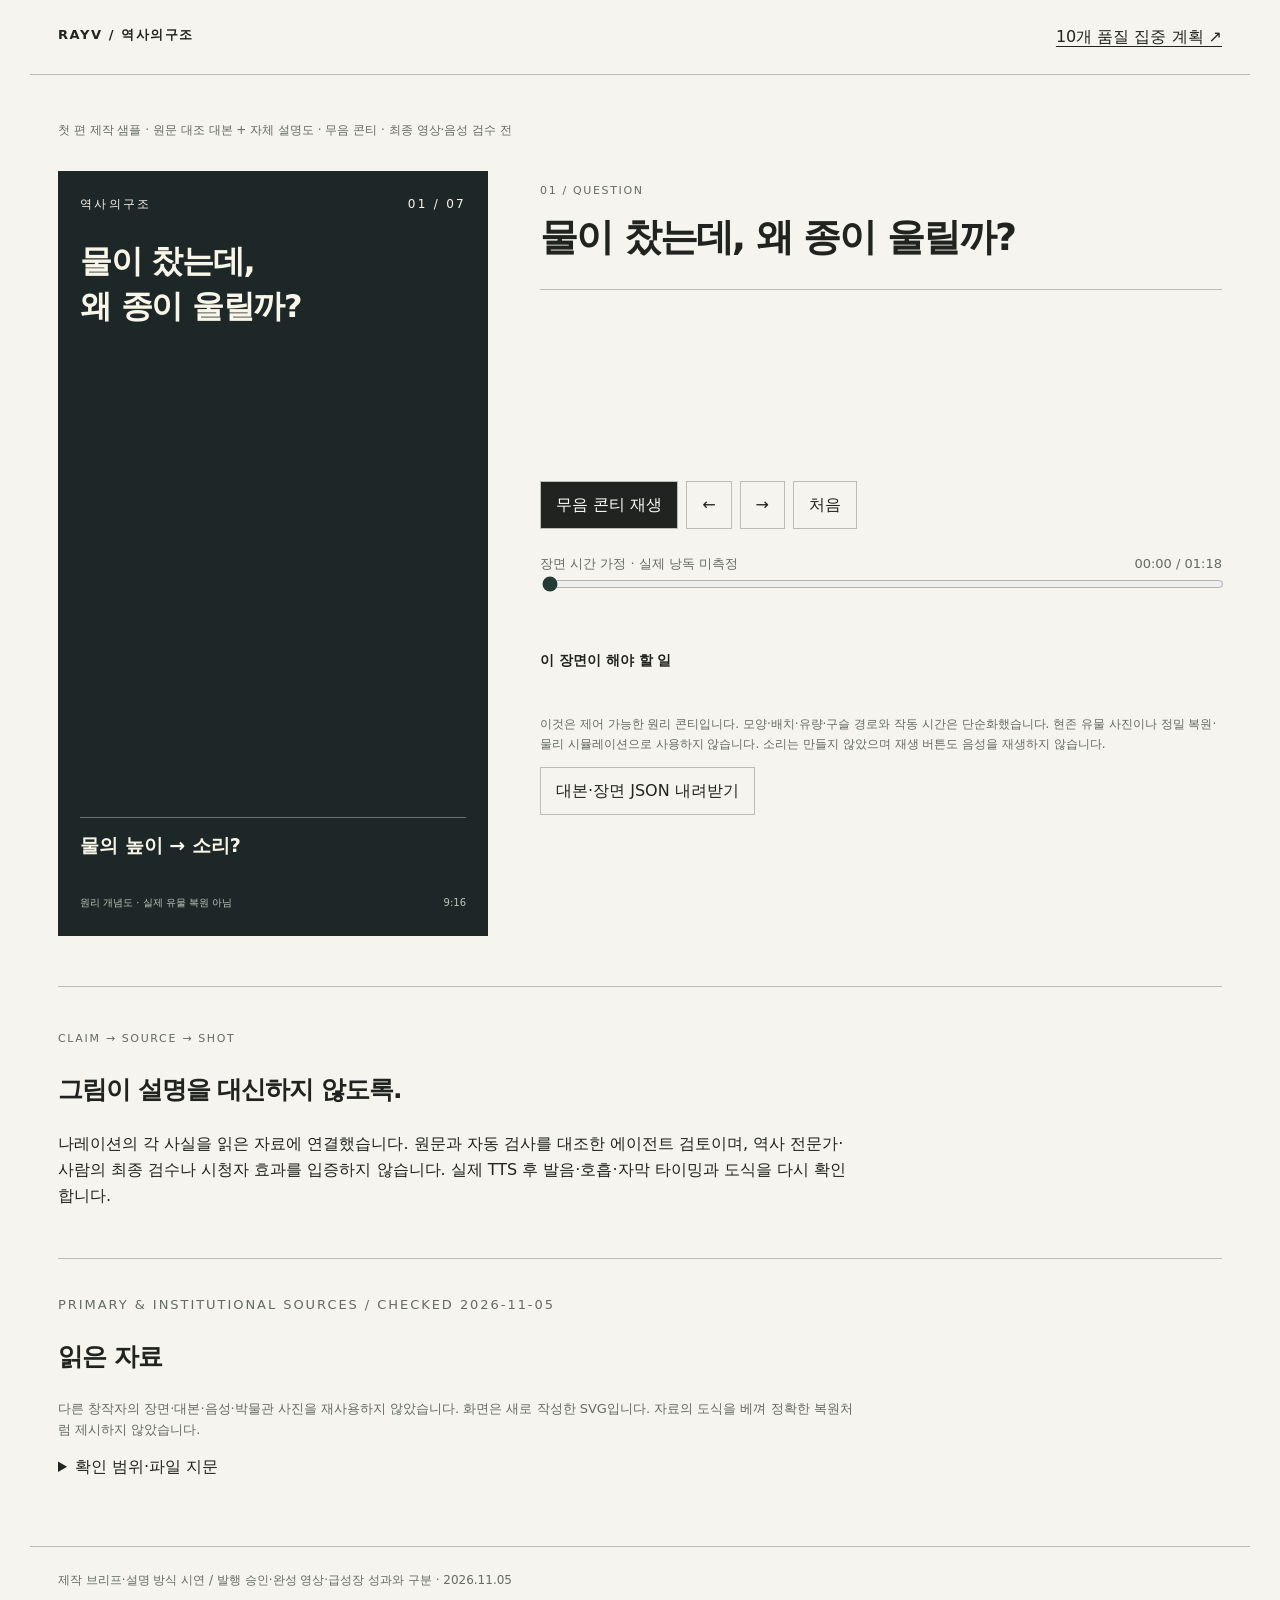
<file: quality-first/history-water-clock.html>
<!doctype html>
<html lang="ko">
<head>
<meta charset="utf-8"><meta name="viewport" content="width=device-width,initial-scale=1">
<meta name="color-scheme" content="light"><title>역사의구조 · 물이 소리가 되는 순간</title>
<style>
*{box-sizing:border-box}body{margin:0;background:#f5f4ef;color:#20231f;font-family:system-ui,-apple-system,sans-serif;line-height:1.65}a{color:inherit;text-underline-offset:4px}button,input{font:inherit}button,a,input{-webkit-tap-highlight-color:transparent}button{cursor:pointer;background:transparent;color:inherit;border:1px solid #bbbeb3;padding:10px 15px;min-height:44px}button:hover,button[aria-pressed=true]{background:#20231f;color:#fff}button:focus-visible,a:focus-visible,input:focus-visible{outline:3px solid #347e98;outline-offset:4px}header,main,footer{max-width:1220px;margin:auto;padding:24px 28px}header{display:flex;justify-content:space-between;gap:20px;border-bottom:1px solid #bbbeb3}header strong{letter-spacing:.12em;font-size:13px}.kicker{font-size:11px;letter-spacing:.15em;text-transform:uppercase;color:#656b61}.layout{display:grid;grid-template-columns:minmax(260px,430px) minmax(0,1fr);gap:52px;align-items:start;margin:30px 0 50px}.frame{aspect-ratio:9/16;background:#1e2727;color:#f8f6e8;position:relative;display:flex;flex-direction:column;padding:24px 22px;overflow:hidden}.frame .brand{font-size:12px;letter-spacing:.19em;display:flex;justify-content:space-between;gap:8px}.frame h1{font-weight:600;font-size:clamp(22px,2.5vw,32px);line-height:1.4;margin:24px 0 0;min-height:90px;letter-spacing:-.04em}.frame svg{width:100%;height:auto;flex:1;min-height:0}.frame .caption{font-size:19px;line-height:1.5;min-height:66px;margin:0;border-top:1px solid #69736c;padding-top:13px;font-weight:600}.frame .type{font-size:10px;margin:12px 0 0;color:#b8c7bc}.frame .type span{float:right}.copy{min-width:0}.copy h2{font-size:clamp(28px,3vw,38px);letter-spacing:-.05em;line-height:1.35;margin:12px 0 25px}.narration{font-size:19px;line-height:1.9;min-height:170px;border-top:1px solid #bbbeb3;padding-top:23px}.controls{display:flex;flex-wrap:wrap;gap:8px;margin-top:22px}.controls .primary{background:#20231f;color:white}.timeline{margin:24px 0}.timeline input{width:100%;accent-color:#263b36}.timeline label{display:flex;justify-content:space-between;font-size:13px;color:#656b61}.shots{display:grid;grid-template-columns:repeat(4,minmax(0,1fr));gap:7px}.shots button{font-size:12px;padding:10px 5px}.job{font-size:14px;margin-top:24px}.job b{display:block;font-weight:600;margin-bottom:6px}.job p{margin:0}.evidence{margin-top:20px;font-size:12px;display:flex;flex-wrap:wrap;gap:7px}.evidence a{padding:4px 8px;border:1px solid #bbbeb3}.limit{font-size:12px;color:#656b61;margin-top:23px}.documents{padding:32px 0;border-top:1px solid #bbbeb3}.documents h2{font-size:25px;letter-spacing:-.04em}.documents p{max-width:800px}.claim-list{display:grid;grid-template-columns:1fr 1fr;gap:18px}.claim-list article{border-top:1px solid #bbbeb3;padding:12px 0}.claim-list p{font-size:14px;margin:4px 0}.claim-list small{color:#656b61}.sources li{padding:10px 0}.sources p{font-size:13px;margin:3px 0;color:#656b61}.hashes{overflow-wrap:anywhere;font-size:11px}footer{border-top:1px solid #bbbeb3;font-size:12px;color:#656b61}details summary{cursor:pointer;min-height:44px;padding:10px 0}.skip{position:absolute;left:15px;top:-80px;background:#fff;padding:10px;z-index:10}.skip:focus{top:10px}button:disabled{cursor:default;opacity:.5}.announcement{font-size:12px;margin:22px 0 0;color:#656b61}.error{color:#9f2b19}noscript p{padding:20px}.source-anchor{scroll-margin-top:20px}@media(max-width:760px){header,main,footer{padding:18px}.layout{grid-template-columns:minmax(0,1fr);gap:25px;margin-top:22px}.frame{max-width:430px;width:100%;margin:auto;padding:24px}.frame h1{font-size:27px;min-height:85px}.frame .caption{font-size:18px}.copy h2{font-size:28px;margin-bottom:18px}.narration{min-height:0;font-size:18px}.shots{grid-template-columns:repeat(4,minmax(0,1fr))}.claim-list{grid-template-columns:1fr}.announcement{font-size:11px}}@media(max-width:360px){.frame{padding:19px}.frame h1{font-size:23px;margin-top:20px;min-height:80px}.frame .caption{font-size:16px}.frame .brand{font-size:10px}.shots{grid-template-columns:repeat(3,minmax(0,1fr))}}@media(prefers-reduced-motion:reduce){*{scroll-behavior:auto!important;animation:none!important;transition:none!important}}
</style>
<style>.frame h1{white-space:pre-line;word-break:keep-all;overflow-wrap:break-word}.copy h2{word-break:keep-all;overflow-wrap:break-word}button:hover{background:#e6e7de;color:#20231f}button[aria-pressed=true]{background:#20231f;color:white}</style>
</head>
<body>
<a class="skip" href="#main">콘티 본문으로</a>
<header><strong>RAYV / 역사의구조</strong><a href="index.html">10개 품질 집중 계획 ↗</a></header>
<main id="main">
<p class="announcement">첫 편 제작 샘플 · 원문 대조 대본 + 자체 설명도 · 무음 콘티 · 최종 영상·음성 검수 전</p>
<div class="layout">
<div class="frame" aria-label="세로 영상의 원리 설명 콘티">
<div class="brand"><span>역사의구조</span><span id="frame-count">01 / 07</span></div>
<h1 id="frame-title">물이 찼는데,<br>왜 종이 울릴까?</h1>
<svg id="diagram" viewBox="0 0 540 700" role="img" aria-labelledby="diagram-title diagram-description"></svg>
<p id="caption" class="caption">물의 높이 → 소리?</p>
<p class="type">원리 개념도 · 실제 유물 복원 아님 <span>9:16</span></p>
</div>
<div class="copy">
<p id="shot-phase" class="kicker">01 / QUESTION</p><h2 id="shot-title">물이 찼는데, 왜 종이 울릴까?</h2>
<p id="narration" class="narration" aria-live="polite"></p>
<div class="controls"><button id="play" class="primary" type="button" aria-pressed="false">무음 콘티 재생</button><button id="previous" type="button" aria-label="이전 장면">←</button><button id="next" type="button" aria-label="다음 장면">→</button><button id="reset" type="button">처음</button></div>
<div class="timeline"><label for="time">장면 시간 가정 · 실제 낭독 미측정<output id="time-value">00:00 / 01:18</output></label><input id="time" type="range" min="0" max="78" step="0.1" value="0"></div>
<div id="shots" class="shots" role="group" aria-label="일곱 설명 장면"></div>
<div class="job"><b>이 장면이 해야 할 일</b><p id="visual-job"></p></div>
<div id="evidence" class="evidence"></div>
<p class="limit">이것은 제어 가능한 원리 콘티입니다. 모양·배치·유량·구슬 경로와 작동 시간은 단순화했습니다. 현존 유물 사진이나 정밀 복원·물리 시뮬레이션으로 사용하지 않습니다. 소리는 만들지 않았으며 재생 버튼도 음성을 재생하지 않습니다.</p>
<button id="export" type="button">대본·장면 JSON 내려받기</button><p id="error" class="error" role="alert" hidden></p>
</div></div>
<section class="documents"><p class="kicker">CLAIM → SOURCE → SHOT</p><h2>그림이 설명을 대신하지 않도록.</h2><p>나레이션의 각 사실을 읽은 자료에 연결했습니다. 원문과 자동 검사를 대조한 에이전트 검토이며, 역사 전문가·사람의 최종 검수나 시청자 효과를 입증하지 않습니다. 실제 TTS 후 발음·호흡·자막 타이밍과 도식을 다시 확인합니다.</p><div id="claims" class="claim-list"></div></section>
<section class="documents sources"><p class="kicker">PRIMARY & INSTITUTIONAL SOURCES / CHECKED 2026-11-05</p><h2>읽은 자료</h2><ol id="sources"></ol><p>다른 창작자의 장면·대본·음성·박물관 사진을 재사용하지 않았습니다. 화면은 새로 작성한 SVG입니다. 자료의 도식을 베껴 정확한 복원처럼 제시하지 않았습니다.</p><details><summary>확인 범위·파일 지문</summary><div id="hashes" class="hashes"></div><p>출처 URL은 원문을 확인하기 위한 링크입니다. 해당 사이트의 사진·영상 사용 허가를 뜻하지 않습니다. 이 정적 파일은 입력이 바뀌어도 자동 갱신되지 않습니다.</p></details></section>
<noscript><p>대본과 출처 원장은 <a href="../../design/pilots/history-water-clock.json">JSON 파일</a>에서 볼 수 있습니다. 장면 조작에는 JavaScript가 필요합니다.</p></noscript>
</main><footer>제작 브리프·설명 방식 시연 / 발행 승인·완성 영상·급성장 성과와 구분 · 2026.11.05</footer>
<script type="application/json" id="pilot-data">/*__DATA__*/</script>
<script type="application/json" id="pilot-contract">/*__CONTRACT__*/</script>
<script>
(()=>{
'use strict';
const data=JSON.parse(document.getElementById('pilot-data').textContent),contract=JSON.parse(document.getElementById('pilot-contract').textContent);
const $=id=>document.getElementById(id),escape=v=>String(v??'').replace(/[&<>"']/g,c=>({'&':'&amp;','<':'&lt;','>':'&gt;','"':'&quot;',"'":'&#39;'}[c]));
const text=(x,y,t,size=22,color='#f5f4de')=>`<text x="${x}" y="${y}" fill="${color}" font-size="${size}" font-family="system-ui,sans-serif">${escape(t)}</text>`;
const reduced=matchMedia('(prefers-reduced-motion:reduce)').matches;
let time=0,index=0,playing=false,last=0,request=0,drawnIndex=-1;
const duration=data.duration_seconds_assumption;
const stamp=s=>`${String(Math.floor(s/60)).padStart(2,'0')}:${String(Math.floor(s%60)).padStart(2,'0')}`;
function findShot(t){let i=data.shots.findIndex(s=>t>=s.start&&t<s.end);return i<0?data.shots.length-1:i;}
function diagram(shot,progress){
 const mode=shot.mode,water=mode==='water',balls=mode==='balls',signal=['signal','payoff'].includes(mode),boundary=mode==='boundary';
 const revealed=['water','balls','signal','payoff'].includes(mode);
 const p=reduced ? 0.65 : progress;
 const level=water?45+p*145:revealed?190:60;
 const waterY=620-level,floatY=waterY-12,poleY=floatY-175;
 const ballX=350+Math.min(1,p*1.8)*75,ballY=230+Math.max(0,(p-.5)*2)*170;
 const activeColor='#b7dcdd',muted='#728784';
 if(boundary)return `<title id="diagram-title">1434년 기록과 1536년 현존 물통의 구분</title><desc id="diagram-description">두 시점을 분리한 연표이며 실제 유물 사진이 아닙니다.</desc><g fill="none" stroke="#95aca1"><path d="M75 105v480M65 150h20M65 450h20"/><rect x="110" y="105" width="360" height="165"/><rect x="110" y="400" width="360" height="175"/></g>${text(135,154,'1434',44)}${text(135,203,'새 누기 사용 기록',25)}${text(135,239,'세종실록',18,'#a8beb5')}${text(135,449,'1536',44)}${text(135,497,'다시 만든 물통의 일부',23)}${text(135,538,'현재 남아 있는 유물',18,'#a8beb5')}${text(112,337,'같은 완성품으로 보지 않기',23,activeColor)}`;
 let svg=`<title id="diagram-title">${escape(shot.title)}</title><desc id="diagram-description">${escape(shot.visual_job)} 실제 형상과 배치는 재현하지 않은 원리 설명도입니다.</desc><defs><marker id="arrow" viewBox="0 0 10 10" refX="8" refY="5" markerWidth="5" markerHeight="5" orient="auto-start-reverse"><path d="M0 0l10 5-10 5z" fill="${activeColor}"/></marker><clipPath id="tank"><rect x="84" y="360" width="154" height="260" rx="6"/></clipPath></defs><g fill="none" stroke="#c7d5bf" stroke-width="3"><path d="M74 91q0 67 96 67t96-67M74 91h192M170 158v47h-19v106"/><ellipse cx="170" cy="91" rx="96" ry="22"/><rect x="84" y="360" width="154" height="260" rx="6"/></g>${text(89,47,'물을 보내는 그릇',21)}${text(73,665,'물을 받는 통',22)}<path d="M151 225v94" stroke="${activeColor}" stroke-width="6" stroke-dasharray="11 9" opacity="${water||signal?.9:.25}"/>
 <rect data-water="${level.toFixed(2)}" x="85" y="${waterY}" width="152" height="${level}" fill="${activeColor}" opacity="${revealed ? 0.45 : 0.12}" clip-path="url(#tank)"/>`;
 if(revealed)svg+=`<g id="float" data-y="${floatY.toFixed(2)}" stroke="${activeColor}" fill="none" stroke-width="4"><rect x="110" y="${floatY}" width="103" height="18" rx="6" fill="#e5e4ce"/><path d="M161 ${floatY}V${poleY}"/><path d="M151 ${poleY}h20"/></g>${text(260,waterY-12,'부표·살대',20,activeColor)}<path d="M212 ${floatY+7}l34-17" stroke="${activeColor}"/>`;
 svg+=`<path d="M265 337l50-112h100v76l48 43v67" fill="none" stroke="${revealed?activeColor:muted}" stroke-width="3" stroke-dasharray="${revealed?'0':'9 8'}"/><path d="M333 269h85M418 269v28" fill="none" stroke="${muted}" stroke-width="3"/>`;
 if(balls||signal){svg+=`<circle id="small-ball" cx="${balls?ballX:424}" cy="${balls?Math.min(263,ballY):265}" r="9" fill="#f6f2d5"/><circle id="large-ball" cx="${balls&&p>.48?444:416}" cy="${balls&&p>.48?302+(p-.48)*150:295}" r="19" fill="${activeColor}"/>${text(281,170,'小 신호',20)}${text(280,200,'大 다음 장치',20,activeColor)}`;}
 else svg+=`<circle cx="349" cy="225" r="9" fill="${muted}"/><circle cx="416" cy="295" r="19" fill="${muted}"/>`;
 const tilt=signal&&!reduced?Math.sin(p*Math.PI*6)*5:0;
 svg+=`<g transform="rotate(${tilt} 409 468)" fill="none" stroke="${signal?activeColor:muted}" stroke-width="4"><path d="M366 562q23-20 23-49v-15q0-24 20-24t20 24v15q0 29 23 49z"/><path d="M409 472v-18M390 574q19 11 38 0"/></g>${text(336,618,'시보 · 종의 예',20,signal?activeColor:muted)}`;
 if(signal)svg+=`<g fill="none" stroke="${activeColor}" stroke-width="2" opacity="${reduced?1:.4+p*.6}"><path d="M343 496q-22 34 0 67M471 496q22 34 0 67"/></g>${text(277,420,'연결 장치·인형을 단순화',16,'#a8beb5')}`;
 if(mode==='question')svg+=`${text(303,375,'?',60,activeColor)}${text(280,415,'그 사이에는?',19,'#a8beb5')}`;
 if(mode==='context')svg+=`${text(285,369,'1434',49)}${text(281,406,'새 누기 사용',20,activeColor)}`;
 if(mode==='payoff')svg+=`<path d="M70 696h400" stroke="${activeColor}" marker-end="url(#arrow)"/>`;
 return svg;
}
function render(){
 index=findShot(time);const shot=data.shots[index],progress=Math.max(0,Math.min(1,(time-shot.start)/(shot.end-shot.start)));
 $('diagram').innerHTML=diagram(shot,progress);$('time').value=String(time);$('time-value').textContent=`${stamp(time)} / ${stamp(duration)}`;
 if(drawnIndex===index)return;drawnIndex=index;
 $('frame-count').textContent=`${String(index+1).padStart(2,'0')} / 07`;$('frame-title').textContent=shot.frame_title||shot.title;
 $('caption').textContent=shot.caption;$('shot-phase').textContent=`${String(index+1).padStart(2,'0')} / ${shot.mode.toUpperCase()} · ${shot.start}–${shot.end}초 가정`;$('shot-title').textContent=shot.title;
 $('narration').textContent=shot.narration;$('visual-job').textContent=shot.visual_job;
 document.querySelectorAll('[data-shot]').forEach(b=>b.setAttribute('aria-pressed',Number(b.dataset.shot)===index?'true':'false'));
 const used=new Set(shot.claim_ids.flatMap(id=>data.claims.find(c=>c.id===id).source_ids));
 $('evidence').innerHTML=shot.claim_ids.length?`<span>이 장면의 근거</span>${[...used].map(id=>`<a href="#source-${id}">${id}</a>`).join('')}`:'<span>시청자에게 던지는 질문 · 사실 주장 없음</span>';
}
function stop(){playing=false;cancelAnimationFrame(request);$('play').textContent='무음 콘티 재생';$('play').setAttribute('aria-pressed','false');}
function seek(t){stop();time=Math.max(0,Math.min(duration,t));render();}
function tick(now){if(!playing)return;if(now-last>=80){time=Math.min(duration,time+(now-last)/1000);last=now;render();}if(time>=duration){stop();return;}request=requestAnimationFrame(tick);}
$('play').addEventListener('click',()=>{if(playing){stop();return;}if(time>=duration)time=0;playing=true;last=performance.now();$('play').textContent='잠시 멈춤';$('play').setAttribute('aria-pressed','true');request=requestAnimationFrame(tick);});
$('previous').addEventListener('click',()=>seek(data.shots[Math.max(0,index-1)].start));$('next').addEventListener('click',()=>seek(data.shots[Math.min(data.shots.length-1,index+1)].start));$('reset').addEventListener('click',()=>seek(0));
$('time').addEventListener('input',e=>seek(Number(e.target.value)));
$('shots').innerHTML=data.shots.map((s,i)=>`<button type="button" data-shot="${i}" aria-pressed="${i===0}">${String(i+1).padStart(2,'0')} ${['질문','기록','수위','구슬','시보','구분','회수'][i]}</button>`).join('');
$('shots').addEventListener('click',e=>{const b=e.target.closest('[data-shot]');if(b)seek(data.shots[Number(b.dataset.shot)].start);});
$('shots').addEventListener('keydown',e=>{if(!['ArrowLeft','ArrowRight','Home','End'].includes(e.key))return;e.preventDefault();const i=e.key==='Home'?0:e.key==='End'?6:Math.max(0,Math.min(6,index+(e.key==='ArrowRight'?1:-1)));seek(data.shots[i].start);document.querySelector(`[data-shot="${i}"]`).focus();});
document.addEventListener('visibilitychange',()=>{if(document.hidden)stop();});
$('claims').innerHTML=data.claims.map(c=>`<article><small>${escape(c.id)} / ${c.source_ids.map(escape).join(' · ')}</small><p>${escape(c.text)}</p></article>`).join('');
$('sources').innerHTML=data.sources.map(s=>`<li id="source-${escape(s.id)}" class="source-anchor"><a href="${escape(s.url)}" target="_blank" rel="noopener">${escape(s.id)} · ${escape(s.title)} ↗</a><p>${escape(s.publisher)} · ${escape(s.locator)}</p><p>${escape(s.use)}</p></li>`).join('');
$('hashes').innerHTML=Object.entries(contract.source_sha256).map(([name,hash])=>`<p>${escape(name)}<br>${escape(hash)}</p>`).join('');
$('export').addEventListener('click',()=>{const url=URL.createObjectURL(new Blob([JSON.stringify({data,contract},null,2)],{type:'application/json'}));const a=document.createElement('a');a.href=url;a.download='history-water-clock-storyboard.json';a.click();setTimeout(()=>URL.revokeObjectURL(url),1000);});
render();
})();
</script></body></html>
</file>
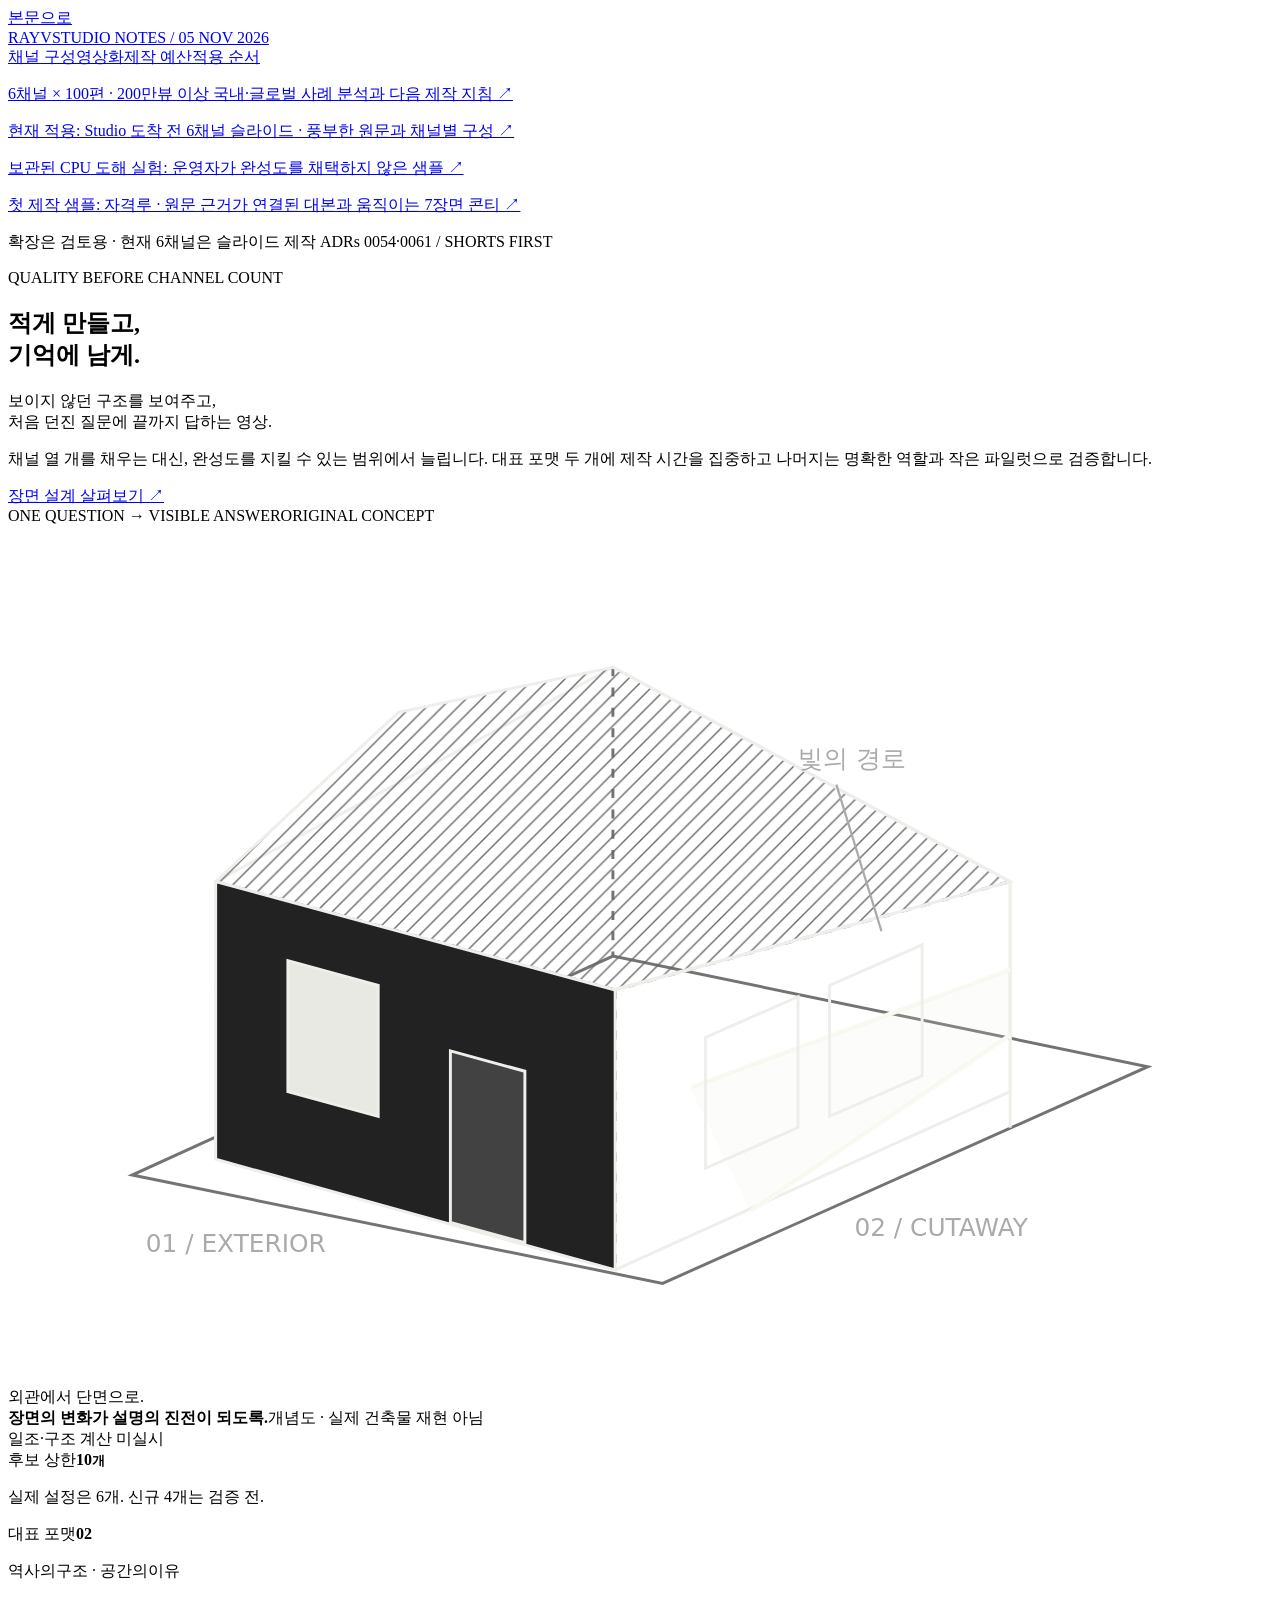
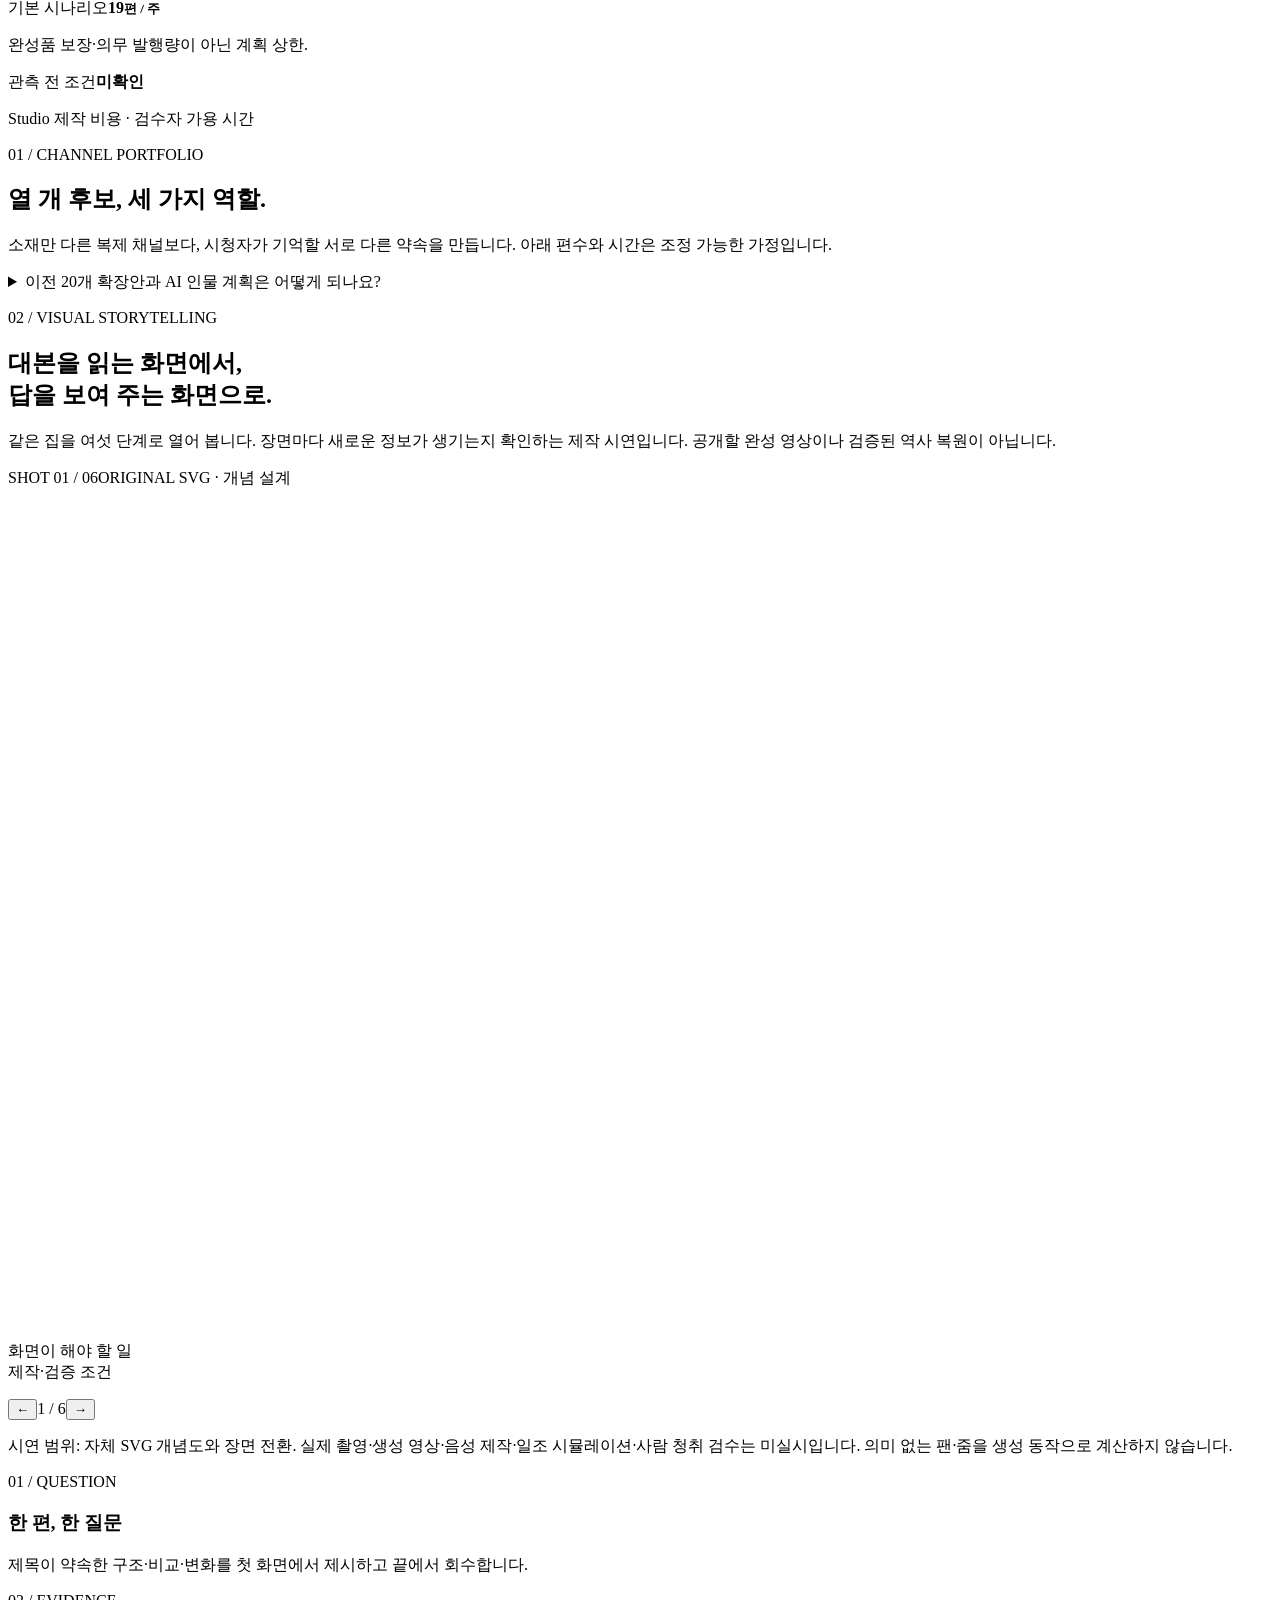
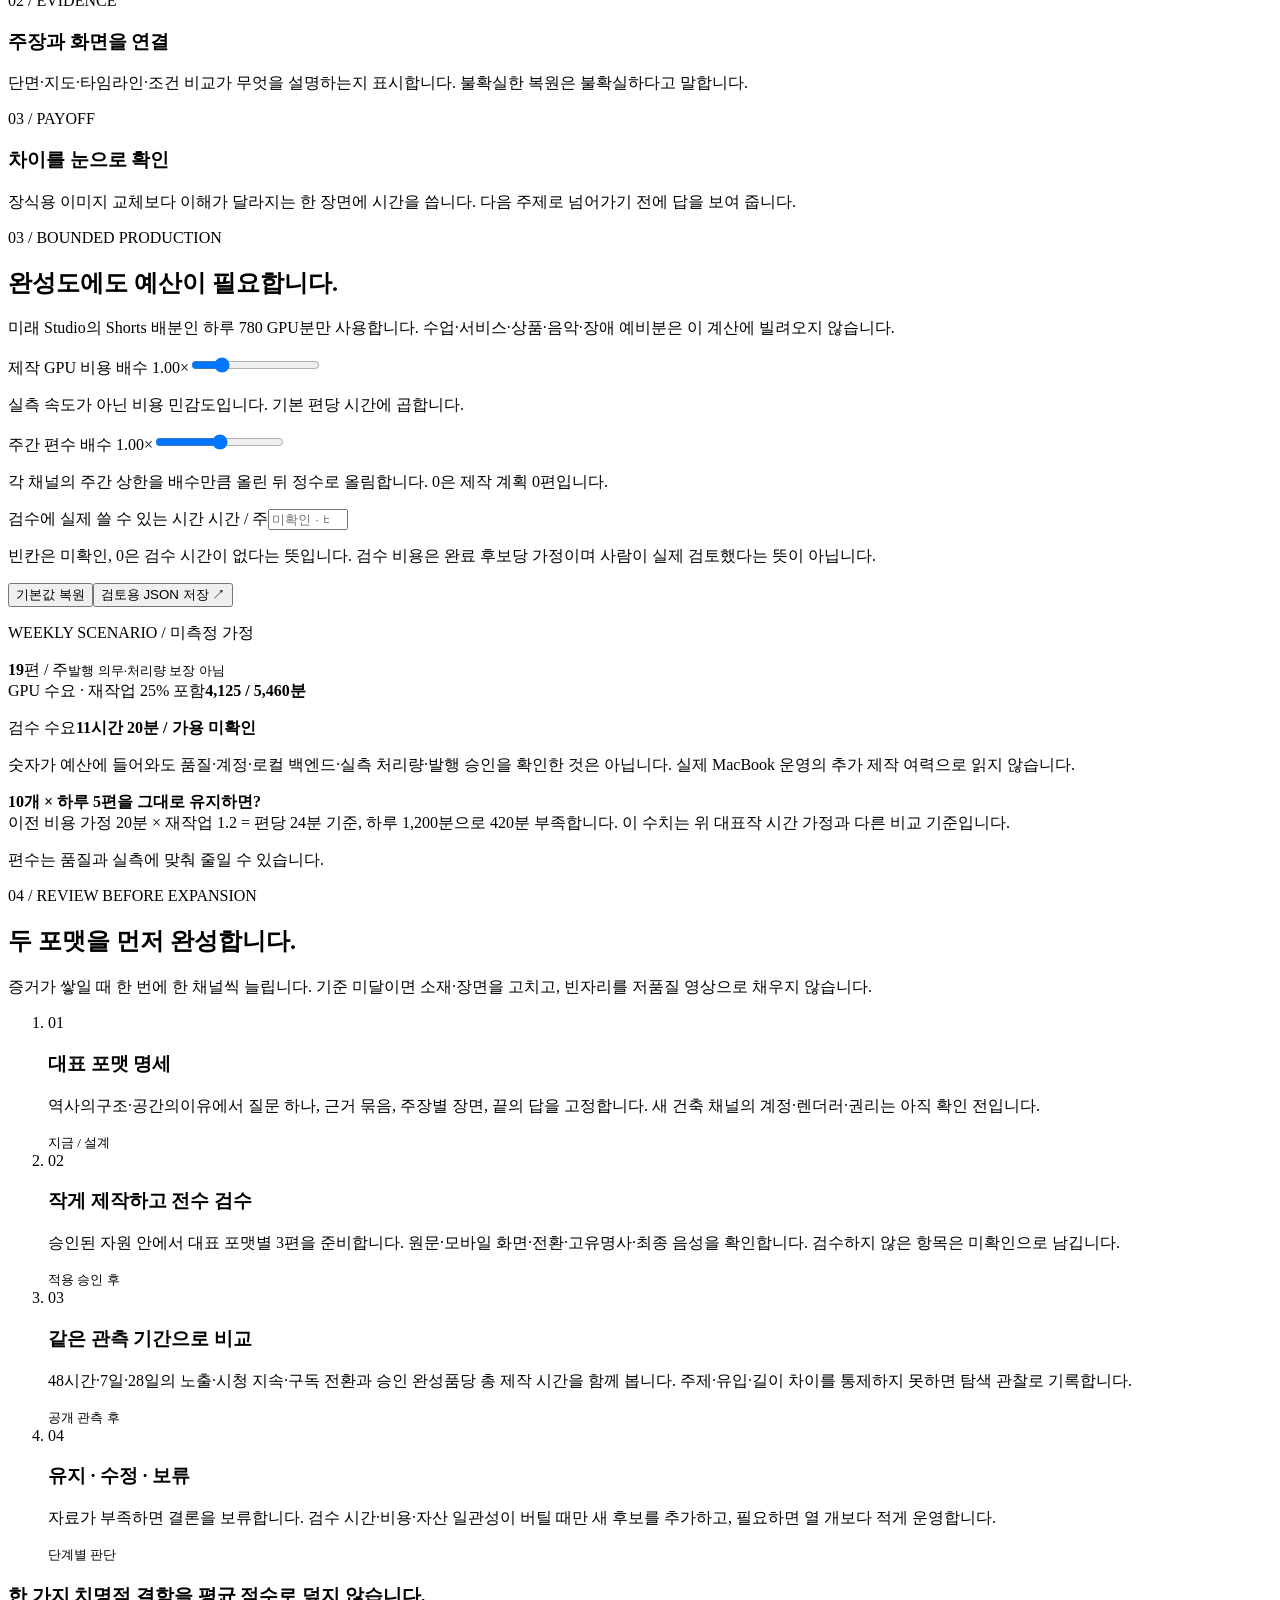
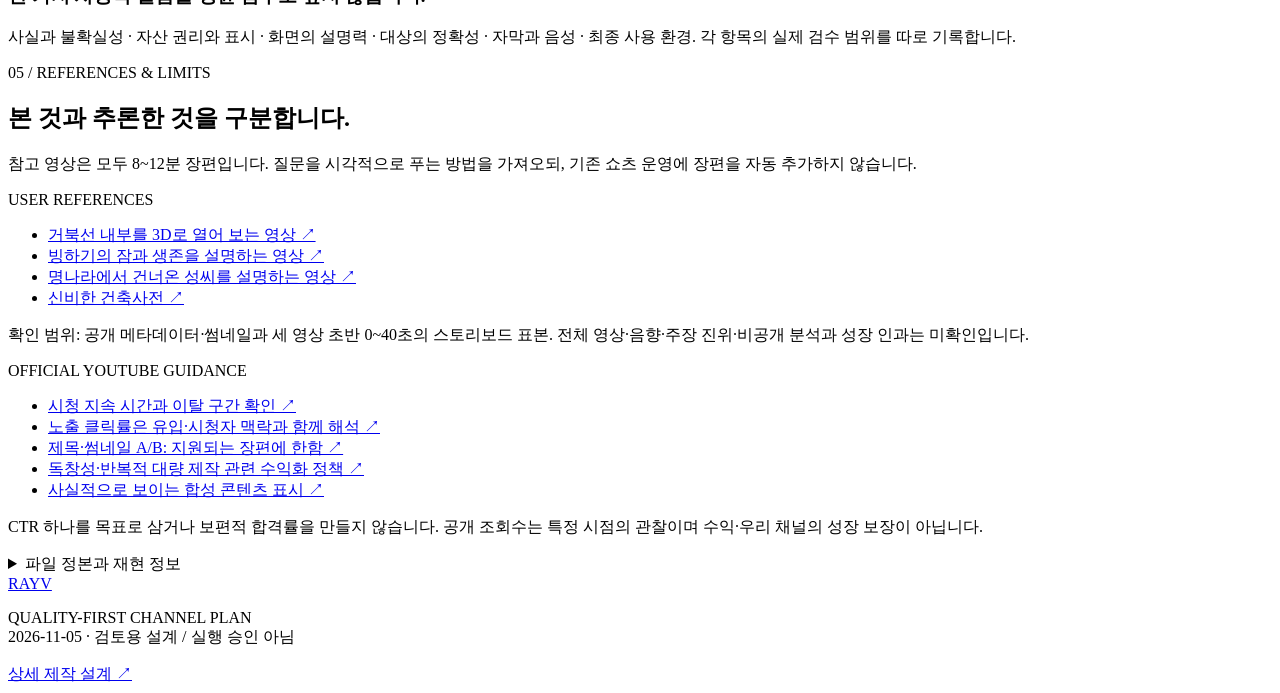
<file: quality-first/template.html>
<!doctype html>
<html lang="ko">
<head>
  <meta charset="utf-8">
  <meta name="viewport" content="width=device-width,initial-scale=1">
  <meta name="color-scheme" content="light">
  <title>RAYV — 완성도에 집중하는 채널 계획</title>
  <meta name="description" content="최대 열 개 후보, 두 개 대표 포맷, 검수와 자원에 맞춘 주간 제작 설계. 검토용 계획이며 운영 설정을 변경하지 않습니다.">
  <style>/*__STYLE__*/</style>
</head>
<body>
  <a class="skip" href="#main">본문으로</a>
  <header class="top"><a class="wordmark" href="#main" aria-label="RAYV 품질 집중 계획">RAYV<span>STUDIO NOTES / 05 NOV 2026</span></a><nav aria-label="문서 탐색"><a href="#portfolio">채널 구성</a><a href="#storyboard">영상화</a><a href="#resources">제작 예산</a><a href="#rollout">적용 순서</a></nav></header>
  <main id="main">
    <p class="fine"><a href="../million-hits/index.html">6채널 × 100편 · 200만뷰 이상 국내·글로벌 사례 분석과 다음 제작 지침 ↗</a></p>
    <p class="fine"><a href="../../operations/2026-11-06-prestudio-slides.md">현재 적용: Studio 도착 전 6채널 슬라이드 · 풍부한 원문과 채널별 구성 ↗</a></p>
    <p class="fine"><a href="macbook-motion/index.html">보관된 CPU 도해 실험: 운영자가 완성도를 채택하지 않은 샘플 ↗</a></p>
    <p class="fine"><a href="history-water-clock.html">첫 제작 샘플: 자격루 · 원문 근거가 연결된 대본과 움직이는 7장면 콘티 ↗</a></p>
    <div class="notice"><span class="dot" aria-hidden="true"></span> 확장은 검토용 · 현재 6채널은 슬라이드 제작 <span>ADRs 0054·0061 / SHORTS FIRST</span></div>
    <section class="hero">
      <div class="hero-copy"><p class="eyebrow">QUALITY BEFORE CHANNEL COUNT</p><h1>적게 만들고,<br>기억에 남게.</h1><p class="lead">보이지 않던 구조를 보여주고,<br>처음 던진 질문에 끝까지 답하는 영상.</p><p>채널 열 개를 채우는 대신, 완성도를 지킬 수 있는 범위에서 늘립니다. 대표 포맷 두 개에 제작 시간을 집중하고 나머지는 명확한 역할과 작은 파일럿으로 검증합니다.</p><a class="button dark" href="#storyboard">장면 설계 살펴보기 <span aria-hidden="true">↗</span></a></div>
      <div class="hero-visual"><div class="visual-top"><span>ONE QUESTION → VISIBLE ANSWER</span><span>ORIGINAL CONCEPT</span></div><svg viewBox="0 0 560 380" role="img" aria-labelledby="hero-title hero-desc"><title id="hero-title">집의 외관을 열어 내부의 빛 경로를 보는 개념도</title><desc id="hero-desc">절반은 외관, 절반은 단면으로 표현한 집입니다. 창에서 들어온 빛을 선으로 보여 줍니다. 실제 일조 시뮬레이션이 아닙니다.</desc><defs><pattern id="hatch" width="7" height="7" patternUnits="userSpaceOnUse"><path d="M-1 1l3-3M0 7l7-7M6 8l3-3" stroke="#646464" stroke-width=".6"/></pattern></defs><g fill="none" stroke="#eeeeea" stroke-width="1.3"><path d="M55 288l235 48 215-96-237-49z" stroke="#737373"/><path d="M92 281V158l176-95 176 95v109"/><path d="M92 158l177 48 175-48M269 206v124M268 63v128" stroke-dasharray="4 5" stroke="#737373"/><path d="M92 158l81-75 95-20 176 95-176 48z" fill="url(#hatch)"/><path d="M92 158v123l177 49V206z" fill="#222"/><path d="M124 193v58l40 11v-58z" fill="#e9e9e4"/><path d="M196 233v76l33 9v-76z" fill="#424242"/><path d="M269 330l175-79v-93l-175 48"/><path d="M444 197l-141 52M444 226l-115 78" stroke="#fafaf3" stroke-width="2"/><path d="M302 249l27 55 115-78v-29z" fill="#e9e9e4" fill-opacity=".14" stroke="none"/><path d="M309 227v58l41-18v-58z"/><path d="M364 204v58l41-18v-58z"/></g><g fill="#aaa" font-family="system-ui,sans-serif" font-size="11"><text x="61" y="322">01 / EXTERIOR</text><text x="375" y="315">02 / CUTAWAY</text><text x="350" y="107">빛의 경로</text><path d="M367 115l20 65" stroke="#aaa" fill="none"/></g></svg><div class="visual-caption"><span>외관에서 단면으로.<br><b>장면의 변화가 설명의 진전이 되도록.</b></span><span>개념도 · 실제 건축물 재현 아님<br>일조·구조 계산 미실시</span></div></div>
    </section>
    <section class="facts" aria-label="계획 요약"><article><span>후보 상한</span><strong>10<small>개</small></strong><p>실제 설정은 6개. 신규 4개는 검증 전.</p></article><article><span>대표 포맷</span><strong>02</strong><p>역사의구조 · 공간의이유</p></article><article><span>기본 시나리오</span><strong id="hero-count">19<small>편 / 주</small></strong><p>완성품 보장·의무 발행량이 아닌 계획 상한.</p></article><article><span>관측 전 조건</span><strong class="unknown">미확인</strong><p>Studio 제작 비용 · 검수자 가용 시간</p></article></section>

    <section class="section" id="portfolio"><div class="section-head"><div><p class="eyebrow">01 / CHANNEL PORTFOLIO</p><h2>열 개 후보, 세 가지 역할.</h2></div><p>소재만 다른 복제 채널보다, 시청자가 기억할 서로 다른 약속을 만듭니다. 아래 편수와 시간은 조정 가능한 가정입니다.</p></div><div id="channel-groups"></div><details class="archive"><summary>이전 20개 확장안과 AI 인물 계획은 어떻게 되나요?</summary><p>20개 안은 과거 후보군으로 보존합니다. 이번 YouTube 집중안에서는 페르소나와 일부 신규 테마를 뒤로 미룹니다. 별도 Instagram 계획과 음악·IP 사업의 자원을 자동 변경하지 않습니다.</p><a href="../../design/rayv-channel-expansion.md">이전 20개 원장 보기 ↗</a></details></section>

    <section class="section storyboard-section" id="storyboard"><div class="section-head"><div><p class="eyebrow">02 / VISUAL STORYTELLING</p><h2>대본을 읽는 화면에서,<br>답을 보여 주는 화면으로.</h2></div><p>같은 집을 여섯 단계로 열어 봅니다. 장면마다 새로운 정보가 생기는지 확인하는 제작 시연입니다. 공개할 완성 영상이나 검증된 역사 복원이 아닙니다.</p></div><div class="storyboard-layout"><div class="shot-view"><div class="shot-top"><span id="shot-number">SHOT 01 / 06</span><span>ORIGINAL SVG · 개념 설계</span></div><svg id="shot-svg" viewBox="0 0 640 420" role="img" aria-labelledby="shot-svg-title shot-svg-desc"></svg><div class="shot-subtitle" id="shot-subtitle"></div></div><div class="shot-copy"><p class="eyebrow" id="shot-phase"></p><h3 id="shot-title"></h3><p id="shot-description"></p><dl><dt>화면이 해야 할 일</dt><dd id="shot-job"></dd><dt>제작·검증 조건</dt><dd id="shot-condition"></dd></dl><div class="shot-nav"><button type="button" id="shot-prev" aria-label="이전 장면">←</button><span id="shot-position">1 / 6</span><button type="button" id="shot-next" aria-label="다음 장면">→</button></div></div></div><div class="shot-tabs" role="group" aria-label="스토리보드 장면 선택" id="shot-tabs"></div><p class="fine">시연 범위: 자체 SVG 개념도와 장면 전환. 실제 촬영·생성 영상·음성 제작·일조 시뮬레이션·사람 청취 검수는 미실시입니다. 의미 없는 팬·줌을 생성 동작으로 계산하지 않습니다.</p><div class="principles"><article><span>01 / QUESTION</span><h3>한 편, 한 질문</h3><p>제목이 약속한 구조·비교·변화를 첫 화면에서 제시하고 끝에서 회수합니다.</p></article><article><span>02 / EVIDENCE</span><h3>주장과 화면을 연결</h3><p>단면·지도·타임라인·조건 비교가 무엇을 설명하는지 표시합니다. 불확실한 복원은 불확실하다고 말합니다.</p></article><article><span>03 / PAYOFF</span><h3>차이를 눈으로 확인</h3><p>장식용 이미지 교체보다 이해가 달라지는 한 장면에 시간을 씁니다. 다음 주제로 넘어가기 전에 답을 보여 줍니다.</p></article></div></section>

    <section class="section" id="resources"><div class="section-head"><div><p class="eyebrow">03 / BOUNDED PRODUCTION</p><h2>완성도에도 예산이 필요합니다.</h2></div><p>미래 Studio의 Shorts 배분인 하루 780 GPU분만 사용합니다. 수업·서비스·상품·음악·장애 예비분은 이 계산에 빌려오지 않습니다.</p></div><div class="resource-layout"><form id="scenario-form" class="controls"><label for="gpu-cost">제작 GPU 비용 배수 <output id="gpu-cost-value" for="gpu-cost">1.00×</output></label><input type="range" id="gpu-cost" name="gpu_cost" min="0.5" max="3" step="0.05" value="1"><p class="help">실측 속도가 아닌 비용 민감도입니다. 기본 편당 시간에 곱합니다.</p><label for="output-scale">주간 편수 배수 <output id="output-scale-value" for="output-scale">1.00×</output></label><input type="range" id="output-scale" name="output_scale" min="0" max="2" step="0.1" value="1"><p class="help">각 채널의 주간 상한을 배수만큼 올린 뒤 정수로 올림합니다. 0은 제작 계획 0편입니다.</p><label for="review-hours">검수에 실제 쓸 수 있는 시간 <span>시간 / 주</span></label><input type="number" id="review-hours" name="review_hours" min="0" max="168" step="0.25" placeholder="미확인 · 비워 두기" inputmode="decimal"><p class="help">빈칸은 미확인, 0은 검수 시간이 없다는 뜻입니다. 검수 비용은 완료 후보당 가정이며 사람이 실제 검토했다는 뜻이 아닙니다.</p><div class="form-actions"><button type="button" id="reset" class="button">기본값 복원</button><button type="button" id="export" class="button">검토용 JSON 저장 ↗</button></div></form><div class="projection" aria-live="polite" aria-atomic="true"><p class="eyebrow">WEEKLY SCENARIO / 미측정 가정</p><div id="scenario-error" class="error" hidden></div><div class="projection-number"><strong id="weekly-outputs">19</strong><span>편 / 주</span><small>발행 의무·처리량 보장 아님</small></div><div class="metric"><div><span>GPU 수요 · 재작업 25% 포함</span><b id="gpu-demand">4,125 / 5,460분</b></div><div class="track" role="img" aria-label="GPU 수요와 예산"><i id="gpu-track"></i></div><p id="gpu-status"></p></div><div class="metric"><div><span>검수 수요</span><b id="review-demand">11시간 20분 / 가용 미확인</b></div><p id="review-status"></p></div><div class="readiness" id="readiness"></div><p class="fine">숫자가 예산에 들어와도 품질·계정·로컬 백엔드·실측 처리량·발행 승인을 확인한 것은 아닙니다. 실제 MacBook 운영의 추가 제작 여력으로 읽지 않습니다.</p></div></div><div class="comparison"><p><b>10개 × 하루 5편을 그대로 유지하면?</b><br>이전 비용 가정 20분 × 재작업 1.2 = 편당 24분 기준, 하루 1,200분으로 420분 부족합니다. 이 수치는 위 대표작 시간 가정과 다른 비교 기준입니다.</p><span>편수는 품질과 실측에 맞춰 줄일 수 있습니다.</span></div></section>

    <section class="section" id="rollout"><div class="section-head"><div><p class="eyebrow">04 / REVIEW BEFORE EXPANSION</p><h2>두 포맷을 먼저 완성합니다.</h2></div><p>증거가 쌓일 때 한 번에 한 채널씩 늘립니다. 기준 미달이면 소재·장면을 고치고, 빈자리를 저품질 영상으로 채우지 않습니다.</p></div><ol class="steps"><li><span>01</span><div><h3>대표 포맷 명세</h3><p>역사의구조·공간의이유에서 질문 하나, 근거 묶음, 주장별 장면, 끝의 답을 고정합니다. 새 건축 채널의 계정·렌더러·권리는 아직 확인 전입니다.</p></div><small>지금 / 설계</small></li><li><span>02</span><div><h3>작게 제작하고 전수 검수</h3><p>승인된 자원 안에서 대표 포맷별 3편을 준비합니다. 원문·모바일 화면·전환·고유명사·최종 음성을 확인합니다. 검수하지 않은 항목은 미확인으로 남깁니다.</p></div><small>적용 승인 후</small></li><li><span>03</span><div><h3>같은 관측 기간으로 비교</h3><p>48시간·7일·28일의 노출·시청 지속·구독 전환과 승인 완성품당 총 제작 시간을 함께 봅니다. 주제·유입·길이 차이를 통제하지 못하면 탐색 관찰로 기록합니다.</p></div><small>공개 관측 후</small></li><li><span>04</span><div><h3>유지 · 수정 · 보류</h3><p>자료가 부족하면 결론을 보류합니다. 검수 시간·비용·자산 일관성이 버틸 때만 새 후보를 추가하고, 필요하면 열 개보다 적게 운영합니다.</p></div><small>단계별 판단</small></li></ol><div class="checks"><h3>한 가지 치명적 결함을 평균 점수로 덮지 않습니다.</h3><p>사실과 불확실성 · 자산 권리와 표시 · 화면의 설명력 · 대상의 정확성 · 자막과 음성 · 최종 사용 환경. 각 항목의 실제 검수 범위를 따로 기록합니다.</p></div></section>

    <section class="section sources" id="sources"><div class="section-head"><div><p class="eyebrow">05 / REFERENCES &amp; LIMITS</p><h2>본 것과 추론한 것을 구분합니다.</h2></div><p>참고 영상은 모두 8~12분 장편입니다. 질문을 시각적으로 푸는 방법을 가져오되, 기존 쇼츠 운영에 장편을 자동 추가하지 않습니다.</p></div><div class="source-grid"><article><span>USER REFERENCES</span><ul><li><a href="https://www.youtube.com/watch?v=d0wNKHFZ2Uk">거북선 내부를 3D로 열어 보는 영상 ↗</a></li><li><a href="https://www.youtube.com/watch?v=Sgeh6ZQ1m44">빙하기의 잠과 생존을 설명하는 영상 ↗</a></li><li><a href="https://www.youtube.com/watch?v=hjoWlvuU9AA">명나라에서 건너온 성씨를 설명하는 영상 ↗</a></li><li><a href="https://www.youtube.com/@%EC%8B%A0%EB%B9%84%ED%95%9C_%EA%B1%B4%EC%B6%95%EC%82%AC%EC%A0%84_1">신비한 건축사전 ↗</a></li></ul><p>확인 범위: 공개 메타데이터·썸네일과 세 영상 초반 0~40초의 스토리보드 표본. 전체 영상·음향·주장 진위·비공개 분석과 성장 인과는 미확인입니다.</p></article><article><span>OFFICIAL YOUTUBE GUIDANCE</span><ul><li><a href="https://support.google.com/youtube/answer/9314415">시청 지속 시간과 이탈 구간 확인 ↗</a></li><li><a href="https://support.google.com/youtube/answer/7628154">노출 클릭률은 유입·시청자 맥락과 함께 해석 ↗</a></li><li><a href="https://support.google.com/youtube/answer/16391400">제목·썸네일 A/B: 지원되는 장편에 한함 ↗</a></li><li><a href="https://support.google.com/youtube/answer/1311392">독창성·반복적 대량 제작 관련 수익화 정책 ↗</a></li><li><a href="https://support.google.com/youtube/answer/14328491">사실적으로 보이는 합성 콘텐츠 표시 ↗</a></li></ul><p>CTR 하나를 목표로 삼거나 보편적 합격률을 만들지 않습니다. 공개 조회수는 특정 시점의 관찰이며 수익·우리 채널의 성장 보장이 아닙니다.</p></article></div><details class="archive"><summary>파일 정본과 재현 정보</summary><p>이 문서는 연결된 정책과 제작 코드의 SHA-256으로 생성됩니다. 브라우저 조정값은 원장·실운영 설정·발행 권한을 변경하지 않습니다.</p><pre id="source-contract"></pre></details></section>
  </main>
  <footer><a class="wordmark" href="#main">RAYV</a><p>QUALITY-FIRST CHANNEL PLAN<br>2026-11-05 · 검토용 설계 / 실행 승인 아님</p><a href="../../design/quality-first-channel-strategy.md">상세 제작 설계 ↗</a></footer>
  <script type="application/json" id="quality-data">/*__DATA__*/</script>
  <script type="application/json" id="quality-contract">/*__CONTRACT__*/</script>
  <script>/*__APP__*/</script>
</body>
</html>
</file>
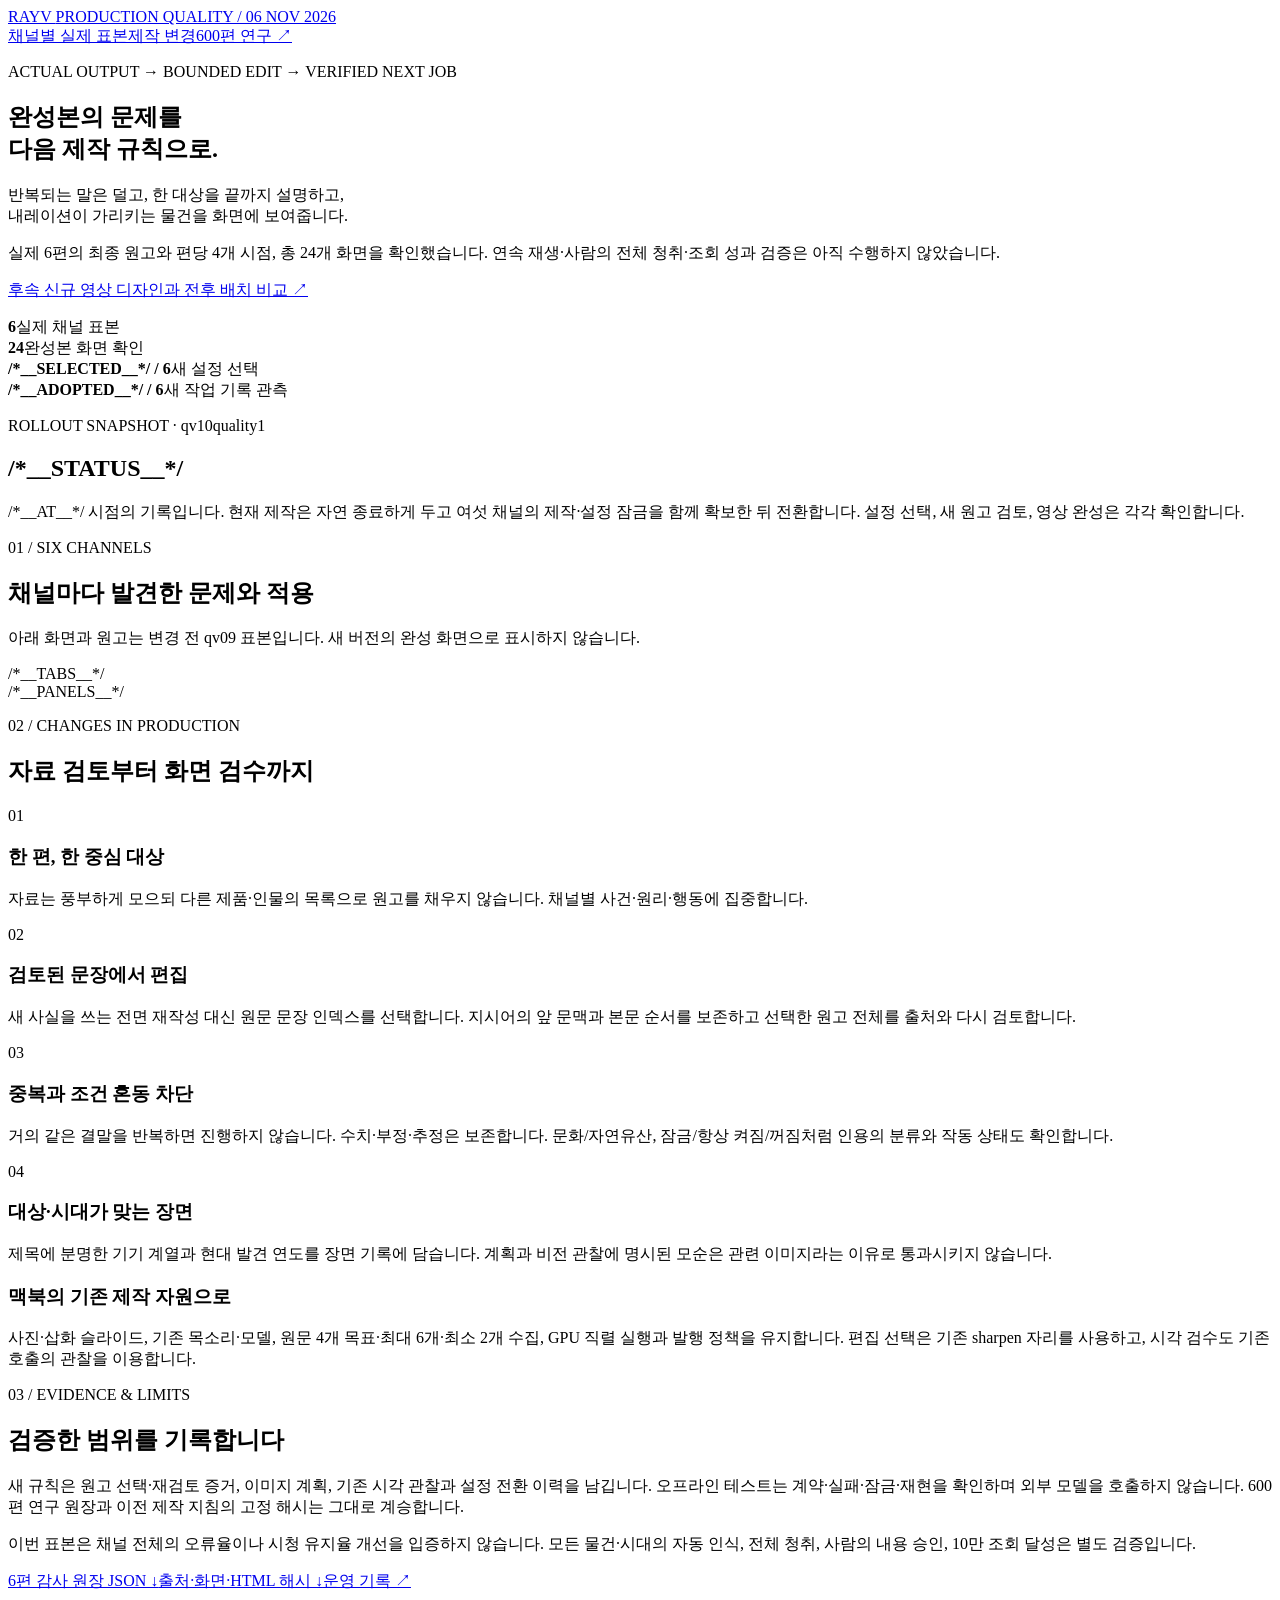
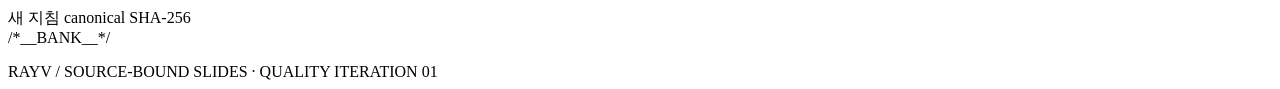
<file: quality-iteration/template.html>
<!doctype html><html lang="ko"><head><meta charset="utf-8"><meta name="viewport" content="width=device-width,initial-scale=1"><title>6채널 품질 고도화 · 실제 완성본에서 다음 제작으로</title><style>/*__STYLE__*/</style></head><body>
<header><a class="brand" href="#top">RAYV <span>PRODUCTION QUALITY / 06 NOV 2026</span></a><nav aria-label="보고서"><a href="#audit">채널별 실제 표본</a><a href="#changes">제작 변경</a><a href="../million-hits/index.html">600편 연구 ↗</a></nav></header>
<main id="top"><section class="hero"><p class="eyebrow">ACTUAL OUTPUT → BOUNDED EDIT → VERIFIED NEXT JOB</p><h1>완성본의 문제를<br>다음 제작 규칙으로.</h1><p class="lede">반복되는 말은 덜고, 한 대상을 끝까지 설명하고,<br>내레이션이 가리키는 물건을 화면에 보여줍니다.</p><p class="scope">실제 6편의 최종 원고와 편당 4개 시점, 총 24개 화면을 확인했습니다. 연속 재생·사람의 전체 청취·조회 성과 검증은 아직 수행하지 않았습니다.</p><p class="scope"><a href="../hit-design/index.html">후속 신규 영상 디자인과 전후 배치 비교 ↗</a></p><div class="stats"><div><strong>6</strong><span>실제 채널 표본</span></div><div><strong>24</strong><span>완성본 화면 확인</span></div><div><strong>/*__SELECTED__*/ / 6</strong><span>새 설정 선택</span></div><div><strong>/*__ADOPTED__*/ / 6</strong><span>새 작업 기록 관측</span></div></div></section>
<section class="status"><p class="eyebrow">ROLLOUT SNAPSHOT · qv10quality1</p><h2>/*__STATUS__*/</h2><p>/*__AT__*/ 시점의 기록입니다. 현재 제작은 자연 종료하게 두고 여섯 채널의 제작·설정 잠금을 함께 확보한 뒤 전환합니다. 설정 선택, 새 원고 검토, 영상 완성은 각각 확인합니다.</p></section>
<section id="audit" class="section"><p class="eyebrow">01 / SIX CHANNELS</p><h2>채널마다 발견한 문제와 적용</h2><p class="intro">아래 화면과 원고는 변경 전 qv09 표본입니다. 새 버전의 완성 화면으로 표시하지 않습니다.</p><div class="tabs" role="tablist" aria-label="채널 선택">/*__TABS__*/</div><div class="panels">/*__PANELS__*/</div></section>
<section id="changes" class="section"><p class="eyebrow">02 / CHANGES IN PRODUCTION</p><h2>자료 검토부터 화면 검수까지</h2><div class="rules"><article><span>01</span><h3>한 편, 한 중심 대상</h3><p>자료는 풍부하게 모으되 다른 제품·인물의 목록으로 원고를 채우지 않습니다. 채널별 사건·원리·행동에 집중합니다.</p></article><article><span>02</span><h3>검토된 문장에서 편집</h3><p>새 사실을 쓰는 전면 재작성 대신 원문 문장 인덱스를 선택합니다. 지시어의 앞 문맥과 본문 순서를 보존하고 선택한 원고 전체를 출처와 다시 검토합니다.</p></article><article><span>03</span><h3>중복과 조건 혼동 차단</h3><p>거의 같은 결말을 반복하면 진행하지 않습니다. 수치·부정·추정은 보존합니다. 문화/자연유산, 잠금/항상 켜짐/꺼짐처럼 인용의 분류와 작동 상태도 확인합니다.</p></article><article><span>04</span><h3>대상·시대가 맞는 장면</h3><p>제목에 분명한 기기 계열과 현대 발견 연도를 장면 기록에 담습니다. 계획과 비전 관찰에 명시된 모순은 관련 이미지라는 이유로 통과시키지 않습니다.</p></article></div><div class="resource"><h3>맥북의 기존 제작 자원으로</h3><p>사진·삽화 슬라이드, 기존 목소리·모델, 원문 4개 목표·최대 6개·최소 2개 수집, GPU 직렬 실행과 발행 정책을 유지합니다. 편집 선택은 기존 sharpen 자리를 사용하고, 시각 검수도 기존 호출의 관찰을 이용합니다.</p></div></section>
<section class="section evidence"><p class="eyebrow">03 / EVIDENCE & LIMITS</p><h2>검증한 범위를 기록합니다</h2><p>새 규칙은 원고 선택·재검토 증거, 이미지 계획, 기존 시각 관찰과 설정 전환 이력을 남깁니다. 오프라인 테스트는 계약·실패·잠금·재현을 확인하며 외부 모델을 호출하지 않습니다. 600편 연구 원장과 이전 제작 지침의 고정 해시는 그대로 계승합니다.</p><p>이번 표본은 채널 전체의 오류율이나 시청 유지율 개선을 입증하지 않습니다. 모든 물건·시대의 자동 인식, 전체 청취, 사람의 내용 승인, 10만 조회 달성은 별도 검증입니다.</p><div class="links"><a href="audit.json" download>6편 감사 원장 JSON ↓</a><a href="manifest.json" download>출처·화면·HTML 해시 ↓</a><a href="../../operations/2026-11-06-quality-iteration.md">운영 기록 ↗</a></div><p class="hash">새 지침 canonical SHA-256<br>/*__BANK__*/</p></section></main>
<footer>RAYV / SOURCE-BOUND SLIDES · QUALITY ITERATION 01</footer><script id="audit-data" type="application/json">/*__DATA__*/</script><script>/*__APP__*/</script></body></html>
</file>
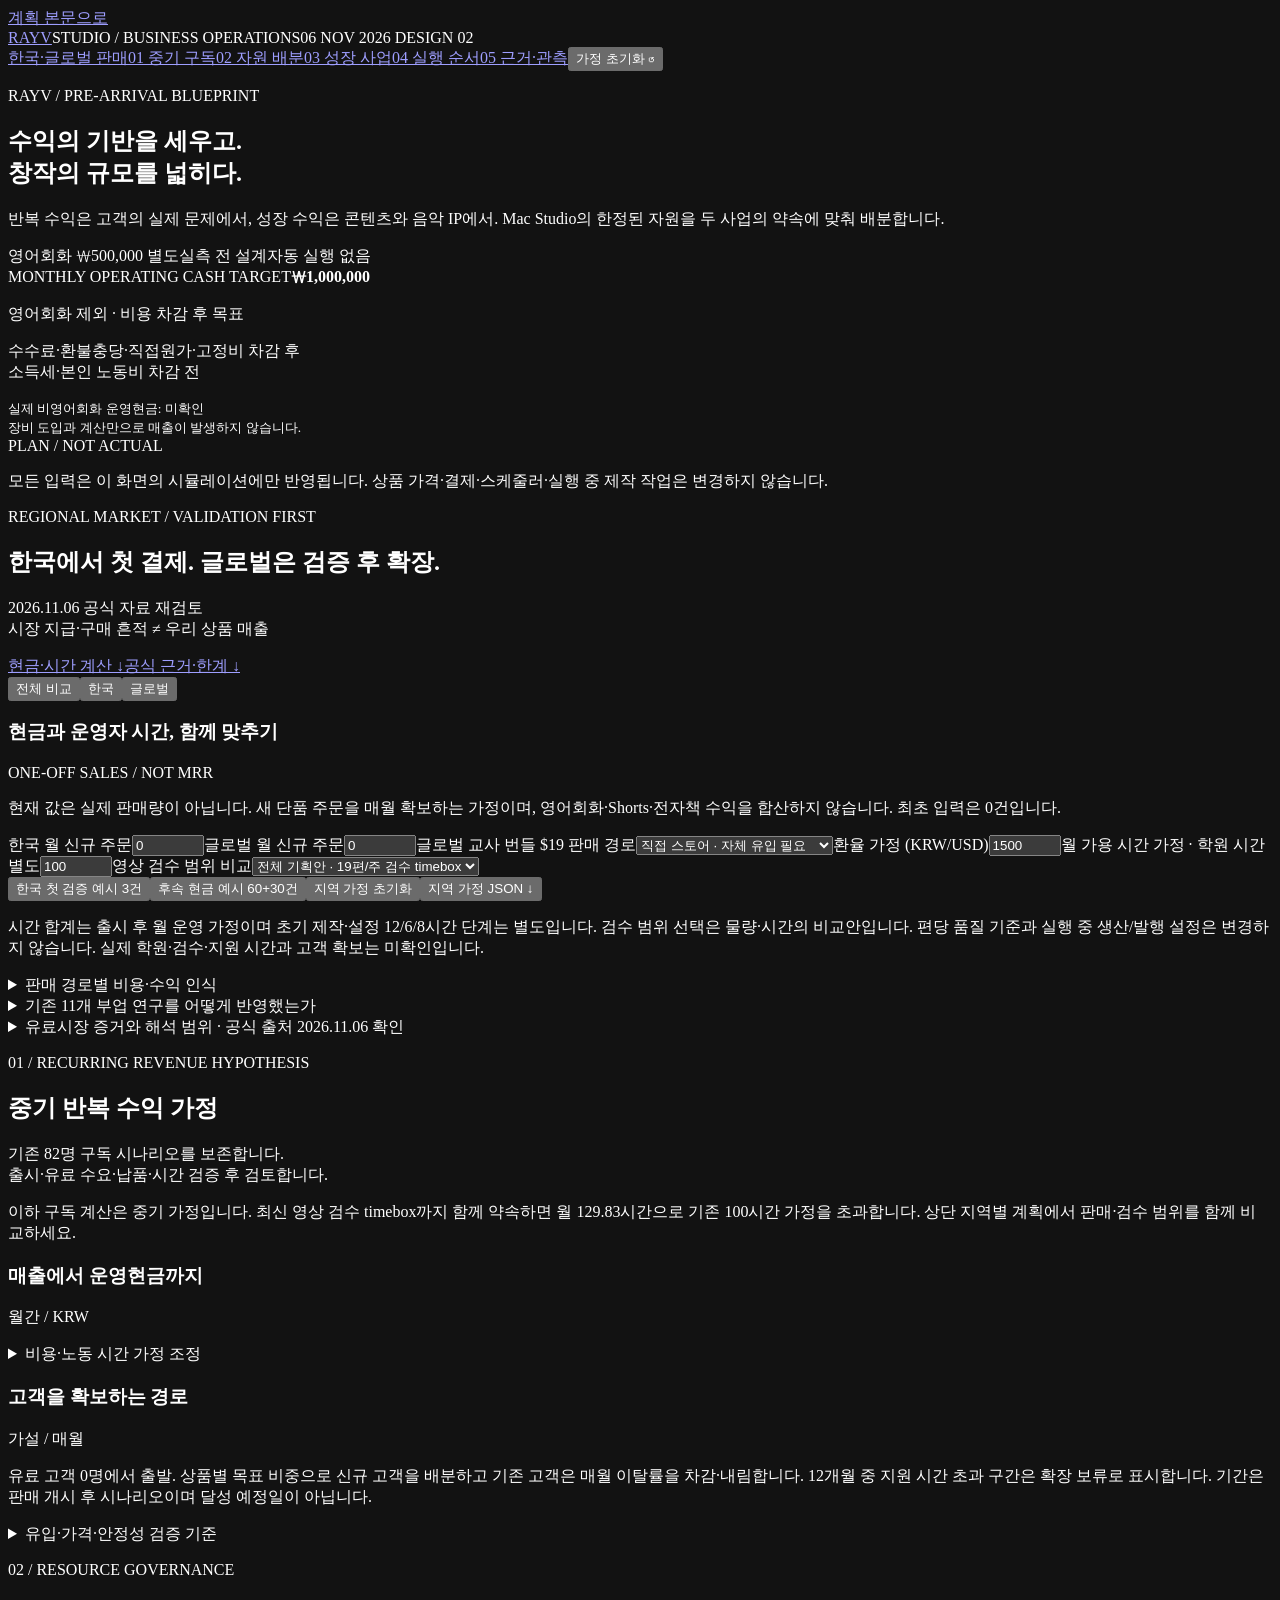
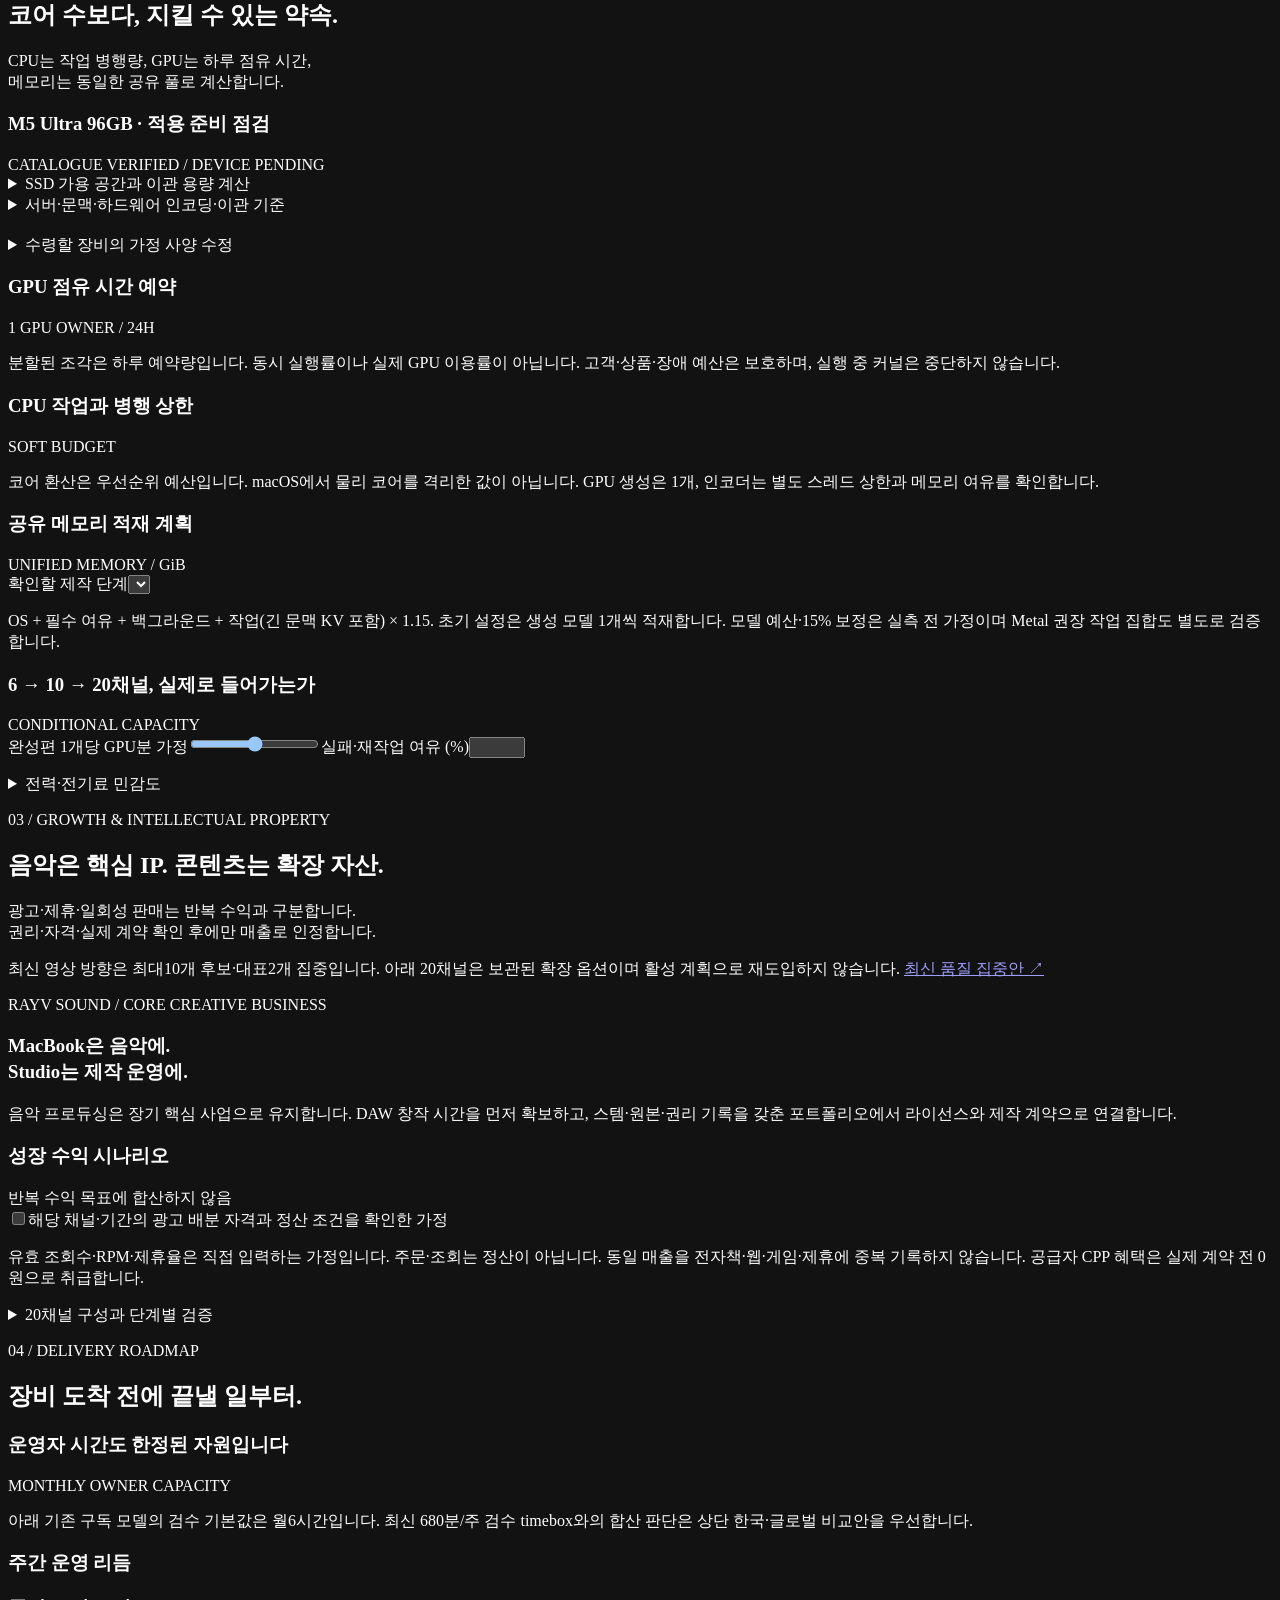
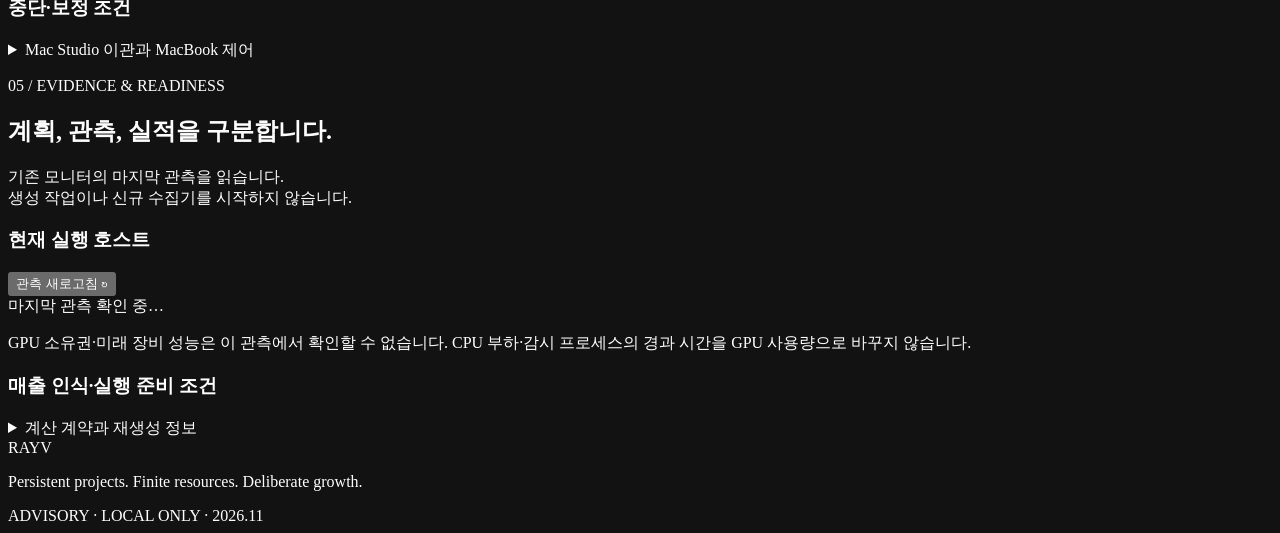
<file: studio-economics/template.html>
<!doctype html>
<html lang="ko">
<head>
<meta charset="utf-8"><meta name="viewport" content="width=device-width,initial-scale=1">
<meta name="color-scheme" content="dark"><meta name="description" content="RAYV의 Mac Studio 자원 배분과 영어회화 제외 반복 수익 계획. 조정 가능한 가정과 실행 조건을 함께 확인합니다.">
<title>RAYV — Studio & Revenue Blueprint</title>
<style>/*__STYLE__*/</style>
</head>
<body>
<a class="skip" href="#main">계획 본문으로</a>
<header class="mast"><a class="wordmark" href="http://127.0.0.1:8888/" aria-label="RAYV 대시보드">RAYV<span class="wordmark-rule" aria-hidden="true"></span></a><span class="mast-label">STUDIO / BUSINESS OPERATIONS</span><span class="revision">06 NOV 2026 <span class="dot"></span> DESIGN 02</span></header>
<nav class="nav" aria-label="계획 탐색"><a href="#market">한국·글로벌 판매</a><a href="#income">01 중기 구독</a><a href="#capacity">02 자원 배분</a><a href="#growth">03 성장 사업</a><a href="#sequence">04 실행 순서</a><a href="#evidence">05 근거·관측</a><button type="button" id="reset">가정 초기화 ↺</button></nav>
<main id="main">
<section class="hero" aria-labelledby="hero-title"><div class="hero-copy"><p class="eyebrow">RAYV / PRE-ARRIVAL BLUEPRINT</p><h1 id="hero-title">수익의 기반을 세우고.<br><span>창작의 규모를 넓히다.</span></h1><p class="lede">반복 수익은 고객의 실제 문제에서, 성장 수익은 콘텐츠와 음악 IP에서. Mac Studio의 한정된 자원을 두 사업의 약속에 맞춰 배분합니다.</p><div class="hero-tags"><span>영어회화 ₩500,000 별도</span><span>실측 전 설계</span><span>자동 실행 없음</span></div></div><aside class="hero-target"><span class="eyebrow">MONTHLY OPERATING CASH TARGET</span><strong>₩1,000,000</strong><p>영어회화 제외 · 비용 차감 후 목표</p><div class="target-rule"></div><p>수수료·환불충당·직접원가·고정비 차감 후<br>소득세·본인 노동비 차감 전</p><small>실제 비영어회화 운영현금: 미확인<br>장비 도입과 계산만으로 매출이 발생하지 않습니다.</small></aside></section>
<div class="notice"><span class="pill">PLAN / NOT ACTUAL</span><p>모든 입력은 이 화면의 시뮬레이션에만 반영됩니다. 상품 가격·결제·스케줄러·실행 중 제작 작업은 변경하지 않습니다.</p></div>
<p id="error" class="error" role="alert" hidden></p><noscript><p class="error">계산과 입력을 사용하려면 JavaScript를 켜주세요. 원본 정책은 하단 문서에서 확인할 수 있습니다.</p></noscript>

<section id="market" aria-labelledby="market-title"><div class="section-head"><div><p class="eyebrow">REGIONAL MARKET / VALIDATION FIRST</p><h2 id="market-title">한국에서 첫 결제. 글로벌은 검증 후 확장.</h2></div><p>2026.11.06 공식 자료 재검토 <br>시장 지급·구매 흔적 ≠ 우리 상품 매출</p></div>
<p id="market-thesis" class="lede"></p><div class="two-col" id="market-regions"></div>
<div class="hero-tags"><a class="pill" href="#market-scenario">현금·시간 계산 ↓</a><a class="pill" href="#market-evidence-panel">공식 근거·한계 ↓</a></div><div class="phase-tabs" role="group" aria-label="판매 대상 지역"><button type="button" data-market-region="all" aria-pressed="true">전체 비교</button><button type="button" data-market-region="kr" aria-pressed="false">한국</button><button type="button" data-market-region="global" aria-pressed="false">글로벌</button></div>
<p id="market-focus" class="status-line" aria-live="polite"></p><div class="growth-grid" id="market-candidates"></div>
<article class="panel" id="market-scenario"><div class="panel-head"><h3>현금과 운영자 시간, 함께 맞추기</h3><span class="micro">ONE-OFF SALES / NOT MRR</span></div><p class="caption">현재 값은 실제 판매량이 아닙니다. 새 단품 주문을 매월 확보하는 가정이며, 영어회화·Shorts·전자책 수익을 합산하지 않습니다. 최초 입력은 0건입니다.</p>
<div class="input-grid"><label class="field">한국 월 신규 주문<input id="market-kr-orders" data-market-input type="number" min="0" max="10000" step="1" value="0" required></label><label class="field">글로벌 월 신규 주문<input id="market-global-orders" data-market-input type="number" min="0" max="10000" step="1" value="0" required></label><label class="field">글로벌 교사 번들 $19 판매 경로<select id="market-route" data-market-input><option value="global_direct">직접 스토어 · 자체 유입 필요</option><option value="global_tpt">TPT Basic · 상품/정산 확인 전</option></select></label><label class="field">환율 가정 (KRW/USD)<input id="market-fx" data-market-input type="number" min="1" max="10000" step="1" value="1500" required></label><label class="field">월 가용 시간 가정 · 학원 시간 별도<input id="market-hours" data-market-input type="number" min="0" max="744" step="0.5" value="100" required></label><label class="field">영상 검수 범위 비교<select id="market-scope" data-market-input><option value="full">전체 기획안 · 19편/주 검수 timebox</option><option value="bounded">기존6개 각1편/주 검수 비교안</option></select></label></div>
<div class="hero-tags"><button type="button" data-market-scenario="initial">한국 첫 검증 예시 3건</button><button type="button" data-market-scenario="cash_goal_example">후속 현금 예시 60+30건</button><button type="button" id="market-reset">지역 가정 초기화</button><button type="button" id="market-export">지역 가정 JSON ↓</button></div><p id="market-error" class="error" role="alert" hidden></p><div id="market-cash" class="kpis"></div><p id="market-cash-detail" class="caption"></p><div id="market-capacity" class="status-line" aria-live="polite"></div><p class="caption">시간 합계는 출시 후 월 운영 가정이며 초기 제작·설정 12/6/8시간 단계는 별도입니다. 검수 범위 선택은 물량·시간의 비교안입니다. 편당 품질 기준과 실행 중 생산/발행 설정은 변경하지 않습니다. 실제 학원·검수·지원 시간과 고객 확보는 미확인입니다.</p><details><summary>판매 경로별 비용·수익 인식</summary><div id="market-fees"></div></details></article>
<div id="market-release" class="roadmap"></div><details class="panel"><summary>기존 11개 부업 연구를 어떻게 반영했는가</summary><div id="market-legacy"></div><p class="caption"><a href="/docs/operating-plan/Jay_Personal_Device_Operating_Plan_v2_8.html#income26">기존 수익원 연구 ↗</a> · <a href="/docs/design/korea-global-side-income-plan.md">한국·글로벌 실행 계획 ↗</a> · <a href="/docs/operating-plan/quality-first/index.html">최신 영상 품질 집중안 ↗</a></p></details><details class="panel" id="market-evidence-panel"><summary>유료시장 증거와 해석 범위 · 공식 출처 2026.11.06 확인</summary><div class="sources" id="market-evidence"></div></details></section>

<section id="income" aria-labelledby="income-title"><div class="section-head"><div><p class="eyebrow">01 / RECURRING REVENUE HYPOTHESIS</p><h2 id="income-title">중기 반복 수익 가정</h2></div><p>기존 82명 구독 시나리오를 보존합니다.<br>출시·유료 수요·납품·시간 검증 후 검토합니다.</p></div>
<p class="status-line warn">이하 구독 계산은 중기 가정입니다. 최신 영상 검수 timebox까지 함께 약속하면 월 129.83시간으로 기존 100시간 가정을 초과합니다. 상단 지역별 계획에서 판매·검수 범위를 함께 비교하세요.</p>
<div class="kpis" id="income-kpis"></div><div id="income-status" class="status-line" aria-live="polite"></div>
<div class="offers" id="offers"></div>
<div class="two-col economics"><article class="panel"><div class="panel-head"><h3>매출에서 운영현금까지</h3><span class="micro">월간 / KRW</span></div><div id="cashflow"></div><p class="caption" id="fees-note"></p><details><summary>비용·노동 시간 가정 조정</summary><div class="input-grid" id="finance-inputs"></div><p class="caption">전기 예산을 낮추면 실제 청구액을 확인하세요. 아래 전력 계산은 예산을 자동으로 고치지 않습니다.</p></details></article>
<article class="panel"><div class="panel-head"><h3>고객을 확보하는 경로</h3><span class="micro">가설 / 매월</span></div><div class="input-grid" id="funnel-inputs"></div><div id="funnel-result"></div><div id="cohort-chart" class="cohort-chart"></div><p class="caption">유료 고객 0명에서 출발. 상품별 목표 비중으로 신규 고객을 배분하고 기존 고객은 매월 이탈률을 차감·내림합니다. 12개월 중 지원 시간 초과 구간은 확장 보류로 표시합니다. 기간은 판매 개시 후 시나리오이며 달성 예정일이 아닙니다.</p><details><summary>유입·가격·안정성 검증 기준</summary><div id="acquisition-notes"></div></details></article></div>
</section>

<section id="capacity" aria-labelledby="capacity-title"><div class="section-head"><div><p class="eyebrow">02 / RESOURCE GOVERNANCE</p><h2 id="capacity-title">코어 수보다, 지킬 수 있는 약속.</h2></div><p>CPU는 작업 병행량, GPU는 하루 점유 시간,<br>메모리는 동일한 공유 풀로 계산합니다.</p></div>
<article class="panel"><div class="panel-head"><h3>M5 Ultra 96GB · 적용 준비 점검</h3><span class="micro">CATALOGUE VERIFIED / DEVICE PENDING</span></div><div id="readiness-specs" class="facts"></div><div id="readiness-status" class="status-line" role="status"></div><div id="readiness-gaps"></div><details><summary>SSD 가용 공간과 이관 용량 계산</summary><div class="input-grid" id="storage-inputs"></div><div id="storage-result" class="status-line"></div><p class="caption">SSD 표기 GB는 십진, 계산 GiB는 2³⁰바이트입니다. 현재 사용량은 가용 공간에 이미 반영합니다. 추가 모델·중간 파일·미래 14일 버퍼와 20% 또는 100GiB의 여유를 별도로 확보합니다. 이 입력은 실물 관측이나 적용 준비 상태를 바꾸지 않습니다.</p></details><details><summary>서버·문맥·하드웨어 인코딩·이관 기준</summary><div id="readiness-notes"></div><p class="caption"><a href="/docs/design/m5-ultra-96-readiness.md">장비별 검증·설정 절차 ↗</a></p></details></article>
<div class="phase-tabs" role="group" aria-label="장비 운영 단계" id="phase-tabs"></div><div class="capacity-top"><div class="panel machine"><p class="eyebrow" id="device-label"></p><h3 id="device-name"></h3><div class="device-specs" id="device-specs"></div><p id="device-note" class="caption"></p><details><summary>수령할 장비의 가정 사양 수정</summary><div class="input-grid" id="hardware-inputs"></div><p class="caption">코어를 늘려도 처리 속도를 배수 환산하지 않습니다. GPU분/완성편은 벤치마크 입력을 별도로 바꿔야 합니다.</p></details><div id="phase-rules"></div></div>
<article class="panel allocation"><div class="panel-head"><h3>GPU 점유 시간 예약</h3><span class="micro">1 GPU OWNER / 24H</span></div><div class="allocation-body"><div id="gpu-donut" class="gpu-donut"></div><div id="gpu-legend" class="gpu-legend"></div></div><p class="caption">분할된 조각은 하루 예약량입니다. 동시 실행률이나 실제 GPU 이용률이 아닙니다. 고객·상품·장애 예산은 보호하며, 실행 중 커널은 중단하지 않습니다.</p></article></div>
<div class="two-col"><article class="panel"><div class="panel-head"><h3>CPU 작업과 병행 상한</h3><span class="micro">SOFT BUDGET</span></div><div id="cpu-bars"></div><div id="cpu-limits" class="facts"></div><p class="caption">코어 환산은 우선순위 예산입니다. macOS에서 물리 코어를 격리한 값이 아닙니다. GPU 생성은 1개, 인코더는 별도 스레드 상한과 메모리 여유를 확인합니다.</p></article>
<article class="panel"><div class="panel-head"><h3>공유 메모리 적재 계획</h3><span class="micro">UNIFIED MEMORY / GiB</span></div><label class="field">확인할 제작 단계<select id="stage-select"></select></label><div id="memory-bars"></div><div id="memory-result"></div><p id="stage-note" class="caption"></p><p class="caption">OS + 필수 여유 + 백그라운드 + 작업(긴 문맥 KV 포함) × 1.15. 초기 설정은 생성 모델 1개씩 적재합니다. 모델 예산·15% 보정은 실측 전 가정이며 Metal 권장 작업 집합도 별도로 검증합니다.</p></article></div>
<article class="panel throughput"><div class="panel-head"><h3>6 → 10 → 20채널, 실제로 들어가는가</h3><span class="micro">CONDITIONAL CAPACITY</span></div><div class="throughput-inputs"><label class="field">완성편 1개당 GPU분 가정<input id="short-cost" type="range" min="1" max="60" step="0.5"><output id="short-cost-value" for="short-cost"></output></label><label class="field">실패·재작업 여유 (%)<input id="retry-input" type="number" min="0" max="500" step="1" data-path="throughput.retry_reserve_percent"></label></div><div id="throughput-table"></div><p class="caption" id="throughput-note"></p><details><summary>전력·전기료 민감도</summary><div class="input-grid" id="power-inputs"></div><div id="power-result" class="status-line"></div><p class="caption">전력은 평균 벽전력 가정입니다. 가정용 누진·기본요금·세금·기존 사용량은 실제 청구에서 확인하며, 장비 최대 전력과 평균 사용 전력을 구분합니다.</p></details></article>
</section>

<section id="growth" aria-labelledby="growth-title"><div class="section-head"><div><p class="eyebrow">03 / GROWTH & INTELLECTUAL PROPERTY</p><h2 id="growth-title">음악은 핵심 IP. 콘텐츠는 확장 자산.</h2></div><p>광고·제휴·일회성 판매는 반복 수익과 구분합니다.<br>권리·자격·실제 계약 확인 후에만 매출로 인정합니다.</p></div>
<p class="status-line">최신 영상 방향은 최대10개 후보·대표2개 집중입니다. 아래 20채널은 보관된 확장 옵션이며 활성 계획으로 재도입하지 않습니다. <a href="/docs/operating-plan/quality-first/index.html">최신 품질 집중안 ↗</a></p>
<article class="music-panel"><div><p class="eyebrow">RAYV SOUND / CORE CREATIVE BUSINESS</p><h3>MacBook은 음악에.<br>Studio는 제작 운영에.</h3><p>음악 프로듀싱은 장기 핵심 사업으로 유지합니다. DAW 창작 시간을 먼저 확보하고, 스템·원본·권리 기록을 갖춘 포트폴리오에서 라이선스와 제작 계약으로 연결합니다.</p></div><div id="music-plan"></div><div class="sound-lines" aria-hidden="true"><i></i><i></i><i></i><i></i><i></i><i></i><i></i><i></i><i></i><i></i><i></i><i></i><i></i><i></i><i></i><i></i></div></article>
<div class="growth-grid" id="growth-routes"></div><article class="panel"><div class="panel-head"><h3>성장 수익 시나리오</h3><span class="micro">반복 수익 목표에 합산하지 않음</span></div><div class="input-grid" id="upside-inputs"></div><label class="check"><input id="ypp-qualified" type="checkbox">해당 채널·기간의 광고 배분 자격과 정산 조건을 확인한 가정</label><div id="upside-result"></div><p class="caption">유효 조회수·RPM·제휴율은 직접 입력하는 가정입니다. 주문·조회는 정산이 아닙니다. 동일 매출을 전자책·웹·게임·제휴에 중복 기록하지 않습니다. 공급자 CPP 혜택은 실제 계약 전 0원으로 취급합니다.</p></article>
<details class="panel"><summary>20채널 구성과 단계별 검증</summary><p class="caption">6개 기존 운영 + 성인 AI 인물 여성 3·남성 2 + 신규 주제 9. 이 목록은 기존 설계를 이어받으며 신규 14개 계정·영상 제작의 완료를 뜻하지 않습니다. 고조회·수익 효과는 미검증입니다.</p><div id="channel-roster"></div><p class="caption">신규 채널별 독립 소재 3편 → 동일 관측 기간의 48시간/7일 유효 조회·시청 지속·구독 전환·GPU분·권리·순정산 비교 → 유지·수정·보류. 42편 파일럿도 자원 검증 전 일괄 실행하지 않습니다.</p></details>
</section>

<section id="sequence" aria-labelledby="sequence-title"><div class="section-head"><div><p class="eyebrow">04 / DELIVERY ROADMAP</p><h2 id="sequence-title">장비 도착 전에 끝낼 일부터.</h2></div><p id="arrival-note"></p></div><div class="roadmap" id="roadmap"></div><article class="panel"><div class="panel-head"><h3>운영자 시간도 한정된 자원입니다</h3><span class="micro">MONTHLY OWNER CAPACITY</span></div><p class="caption warn">아래 기존 구독 모델의 검수 기본값은 월6시간입니다. 최신 680분/주 검수 timebox와의 합산 판단은 상단 한국·글로벌 비교안을 우선합니다.</p><div class="input-grid" id="owner-inputs"></div><div id="owner-result"></div><p class="caption" id="owner-note"></p></article><div class="two-col"><article class="panel"><h3>주간 운영 리듬</h3><div id="weekly"></div></article><article class="panel"><h3>중단·보정 조건</h3><div id="stop-rules"></div></article></div><details class="panel"><summary>Mac Studio 이관과 MacBook 제어</summary><div id="migration"></div><p class="caption">실물 수령 전 연결 확인은 불가능합니다. 이 화면은 SSH를 실행하거나 호스트·launchd·방화벽을 바꾸지 않습니다.</p></details></section>

<section id="evidence" aria-labelledby="evidence-title"><div class="section-head"><div><p class="eyebrow">05 / EVIDENCE & READINESS</p><h2 id="evidence-title">계획, 관측, 실적을 구분합니다.</h2></div><p>기존 모니터의 마지막 관측을 읽습니다.<br>생성 작업이나 신규 수집기를 시작하지 않습니다.</p></div><div class="two-col"><article class="panel"><div class="panel-head"><h3>현재 실행 호스트</h3><button type="button" id="refresh-live">관측 새로고침 ↻</button></div><div id="live-snapshot" role="status">마지막 관측 확인 중…</div><p class="caption">GPU 소유권·미래 장비 성능은 이 관측에서 확인할 수 없습니다. CPU 부하·감시 프로세스의 경과 시간을 GPU 사용량으로 바꾸지 않습니다.</p></article><article class="panel"><h3>매출 인식·실행 준비 조건</h3><div id="activation"></div><p class="caption" id="actual-note"></p></article></div><div id="sources" class="sources"></div><details class="panel"><summary>계산 계약과 재생성 정보</summary><p class="caption">입력 정책과 계산 소스의 지문으로 이 문서를 묶었습니다. 브라우저 입력은 메모리 내 가정이며 파일에 저장하지 않습니다. 변경한 가정은 아래에서 별도 JSON으로 내려받을 수 있습니다.</p><div class="hashes" id="hashes"></div><button type="button" id="export">중기 구독·자원 가정 JSON 내려받기</button><p><a href="/docs/operating-plan/local-portfolio/index.html">기존 자원·모델 계획 ↗</a> <a href="/docs/design/studio-economics-and-income.md">상세 실행 설계 ↗</a></p></details></section>
</main><footer><span class="wordmark">RAYV</span><p>Persistent projects. Finite resources. Deliberate growth.</p><span>ADVISORY · LOCAL ONLY · 2026.11</span></footer>
<script type="application/json" id="studio-economics-policy">/*__POLICY__*/</script>
<script type="application/json" id="studio-economics-contract">/*__CONTRACT__*/</script>
<script type="application/json" id="studio-readiness-policy">/*__READINESS__*/</script>
<script type="application/json" id="market-policy">/*__MARKET_POLICY__*/</script>
<script type="application/json" id="market-context">/*__MARKET_CONTEXT__*/</script>
<script>/*__ENGINE__*/</script>
<script>/*__APP__*/</script>
<script>/*__MARKET_ENGINE__*/</script>
<script>/*__MARKET_APP__*/</script>
</body></html>
</file>
<file: style.css>
:root {
  --ink: #1f2328; --muted: #59636e; --line: #d1d9e0; --bg: #ffffff; --soft: #f6f8fa; --accent: #0969da;
}
* { box-sizing: border-box; }
body {
  margin: 0; background: var(--bg); color: var(--ink);
  font: 16px/1.65 -apple-system, BlinkMacSystemFont, "Segoe UI", "Apple SD Gothic Neo", "Noto Sans KR", sans-serif;
}
header, main, footer { max-width: 760px; margin: 0 auto; padding: 0 20px; }
header { display: flex; flex-wrap: wrap; align-items: center; justify-content: space-between; gap: 12px; padding-block: 20px; border-bottom: 1px solid var(--line); }
.brand { font-weight: 800; font-size: 20px; color: var(--ink); text-decoration: none; letter-spacing: .3px; }
nav { display: flex; flex-wrap: wrap; gap: 16px; font-size: 14px; }
nav a, main a, footer a { color: var(--accent); }
main { padding-block: 32px 48px; }
h1 { font-size: 30px; line-height: 1.25; margin: 0 0 12px; }
h2 { font-size: 20px; margin: 32px 0 8px; }
.lead { font-size: 18px; color: var(--muted); }
.card { background: var(--soft); border: 1px solid var(--line); border-radius: 10px; padding: 16px 20px; margin: 20px 0; }
.badge img { width: 210px; max-width: 100%; height: auto; display: block; }
ul { padding-left: 22px; }
table { border-collapse: collapse; width: 100%; font-size: 14px; }
th, td { border: 1px solid var(--line); padding: 8px 10px; text-align: left; vertical-align: top; }
th { background: var(--soft); }
.table-wrap { overflow-x: auto; }
footer { padding-block: 20px 40px; border-top: 1px solid var(--line); font-size: 13px; color: var(--muted); }
.meta { color: var(--muted); font-size: 14px; }
</file>
